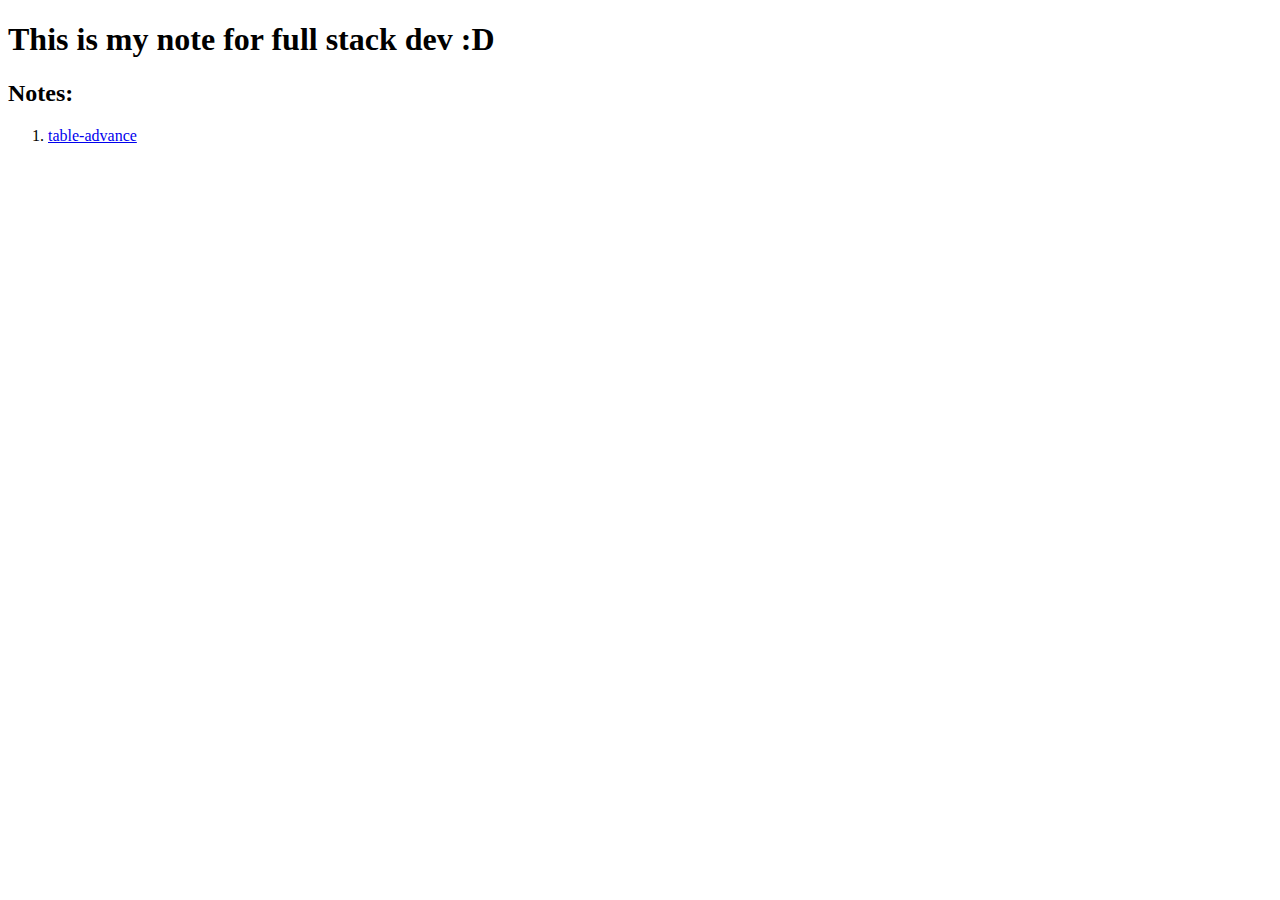
<file: index.html>
<!DOCTYPE html>
<html lang="en">
<head>
    <meta charset="UTF-8">
    <meta name="viewport" content="width=device-width, initial-scale=1.0">
    <title>Main Page</title>
</head>
<body>
    <section class ="intro">
        <h1>This is my note for full stack dev :D </h1>
    </section>
    <section>
        <h2>Notes:</h2>
        <ol> 
            <li><a href="table-advance.html">table-advance</a></li>
        </ol>
    </section>
</body>
</html>
</file>
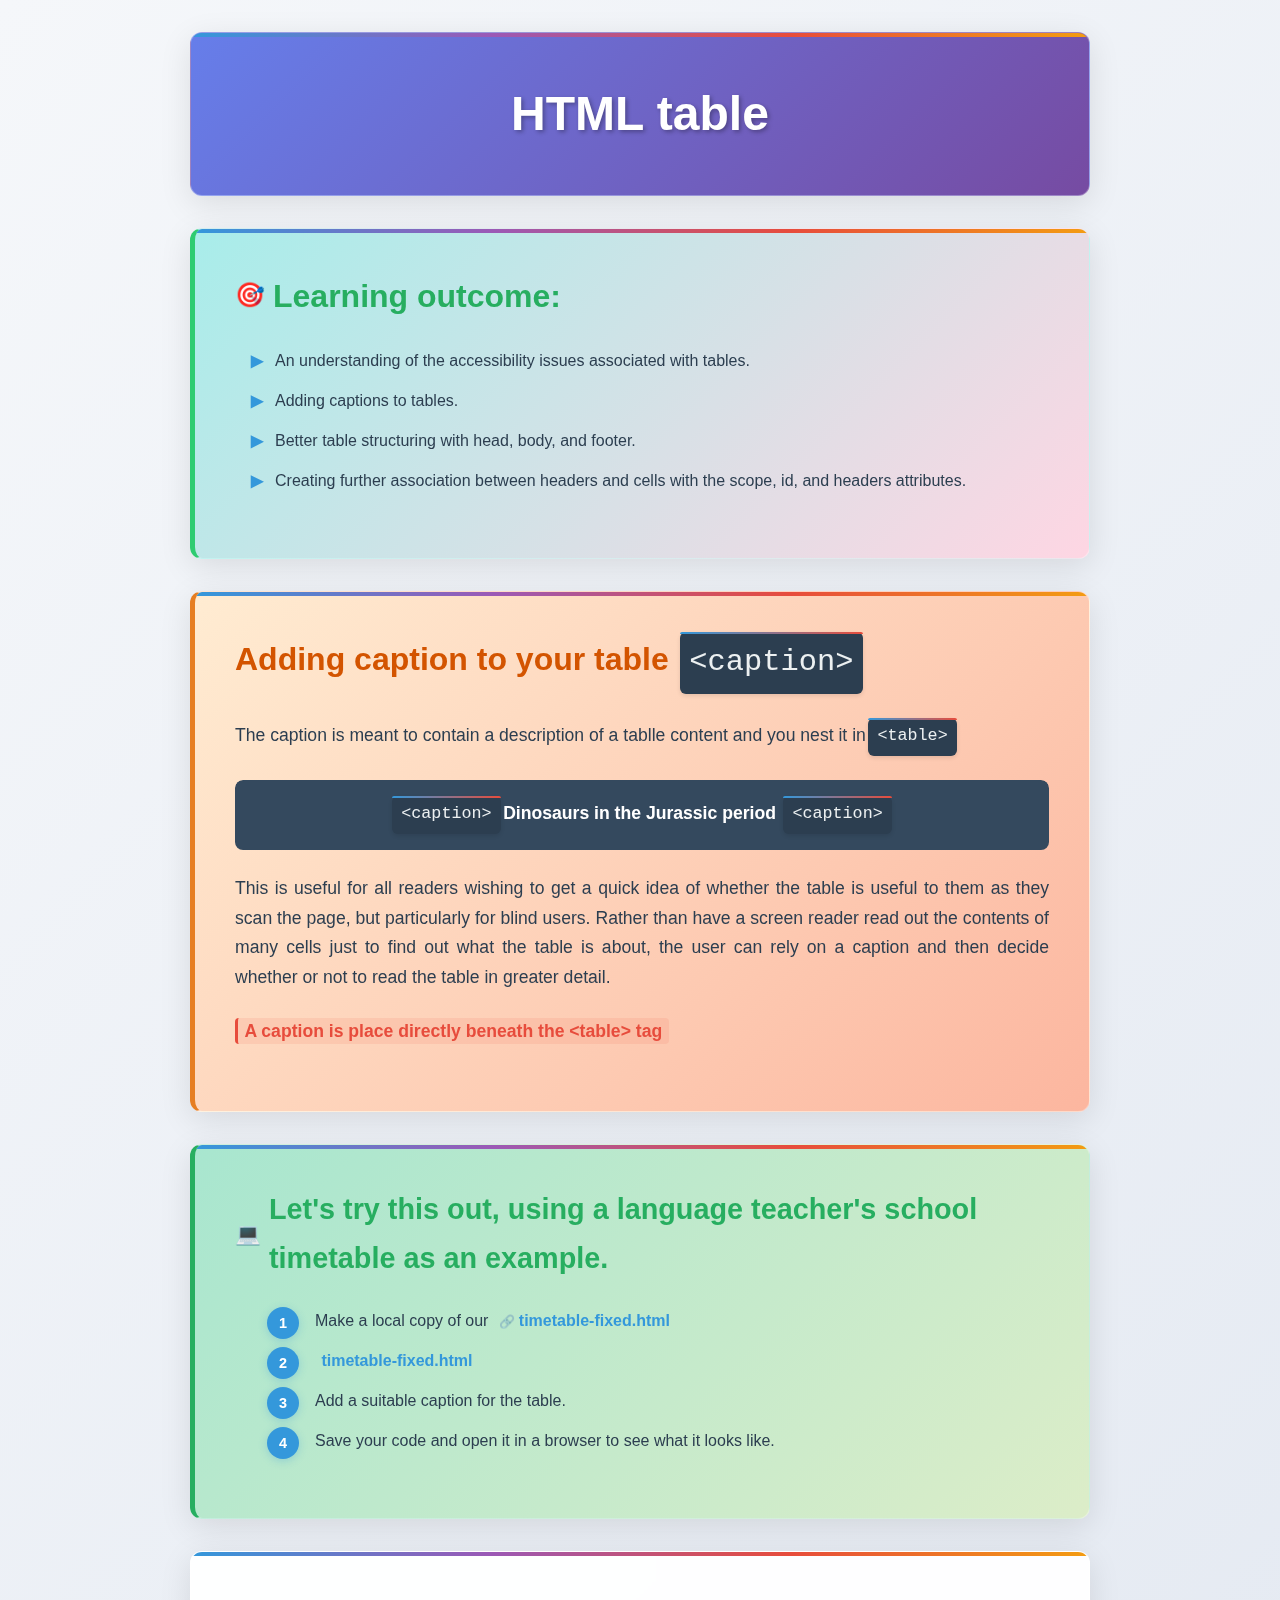
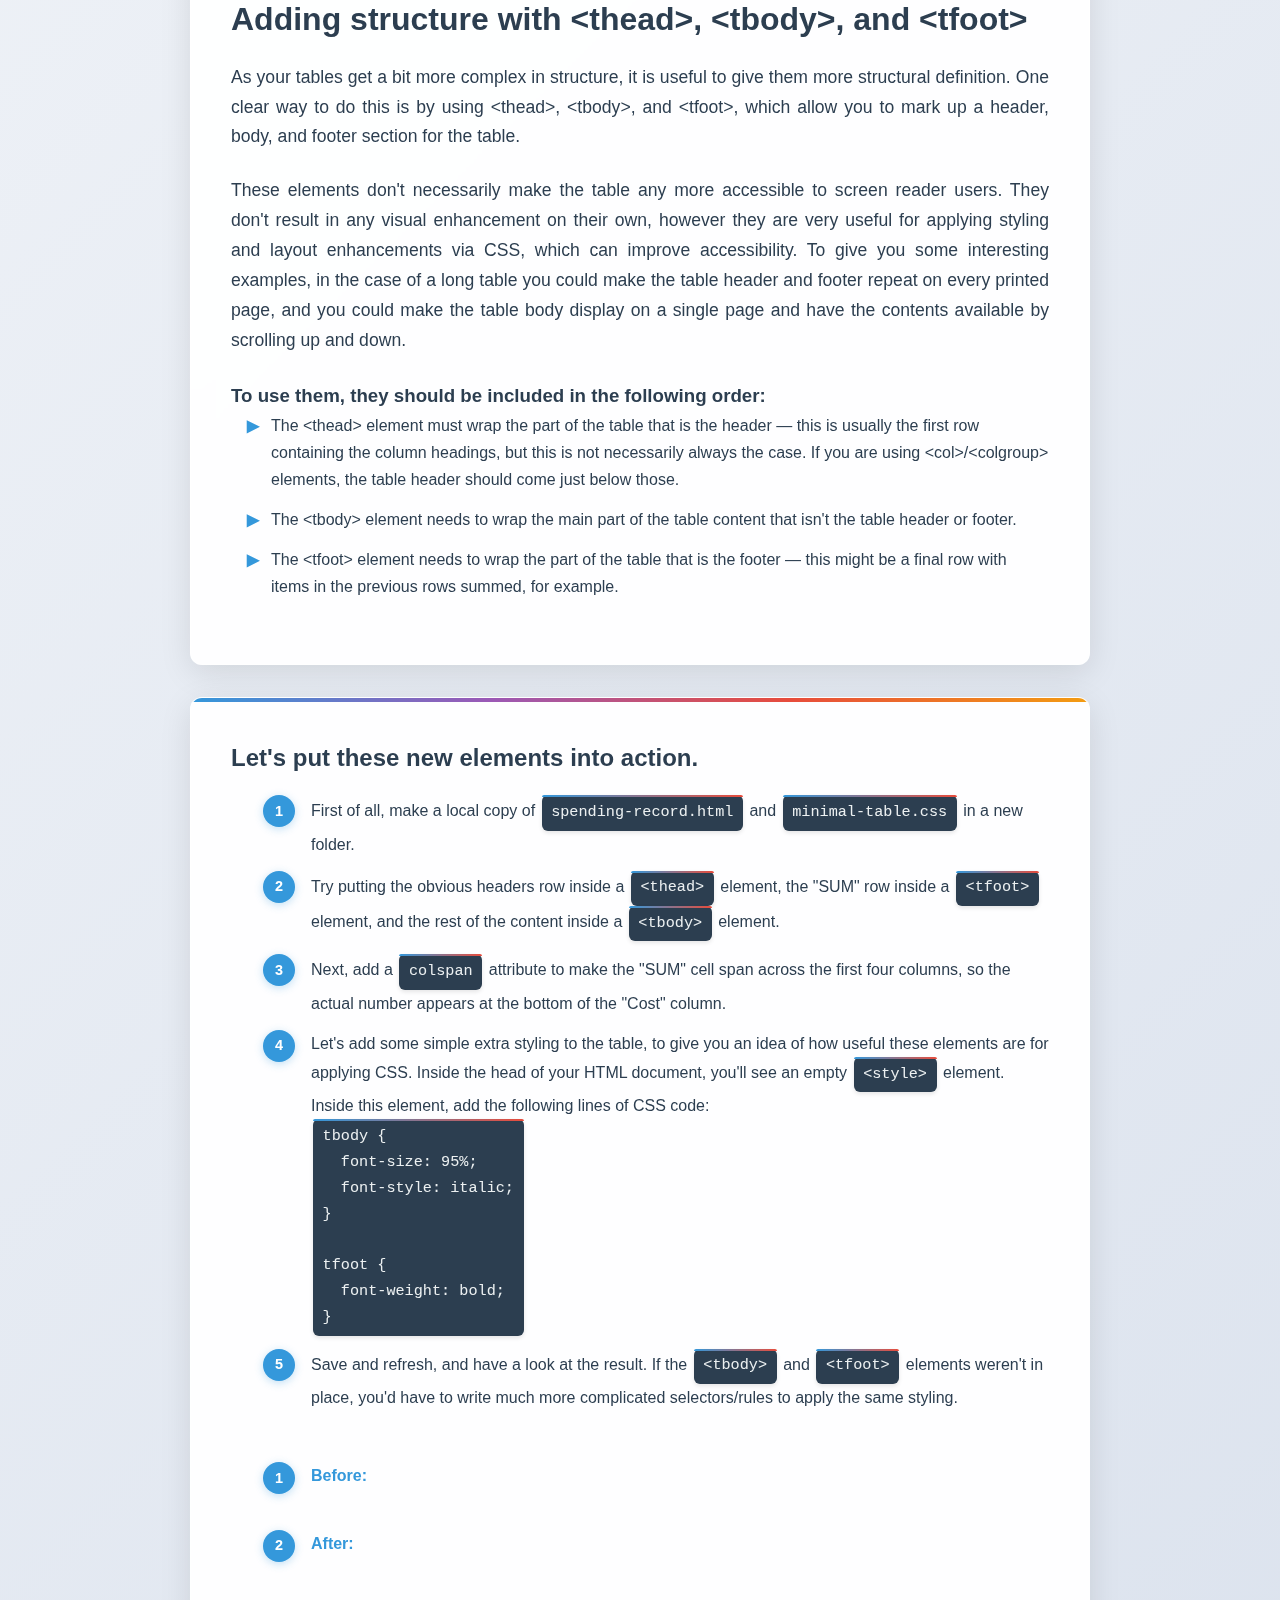
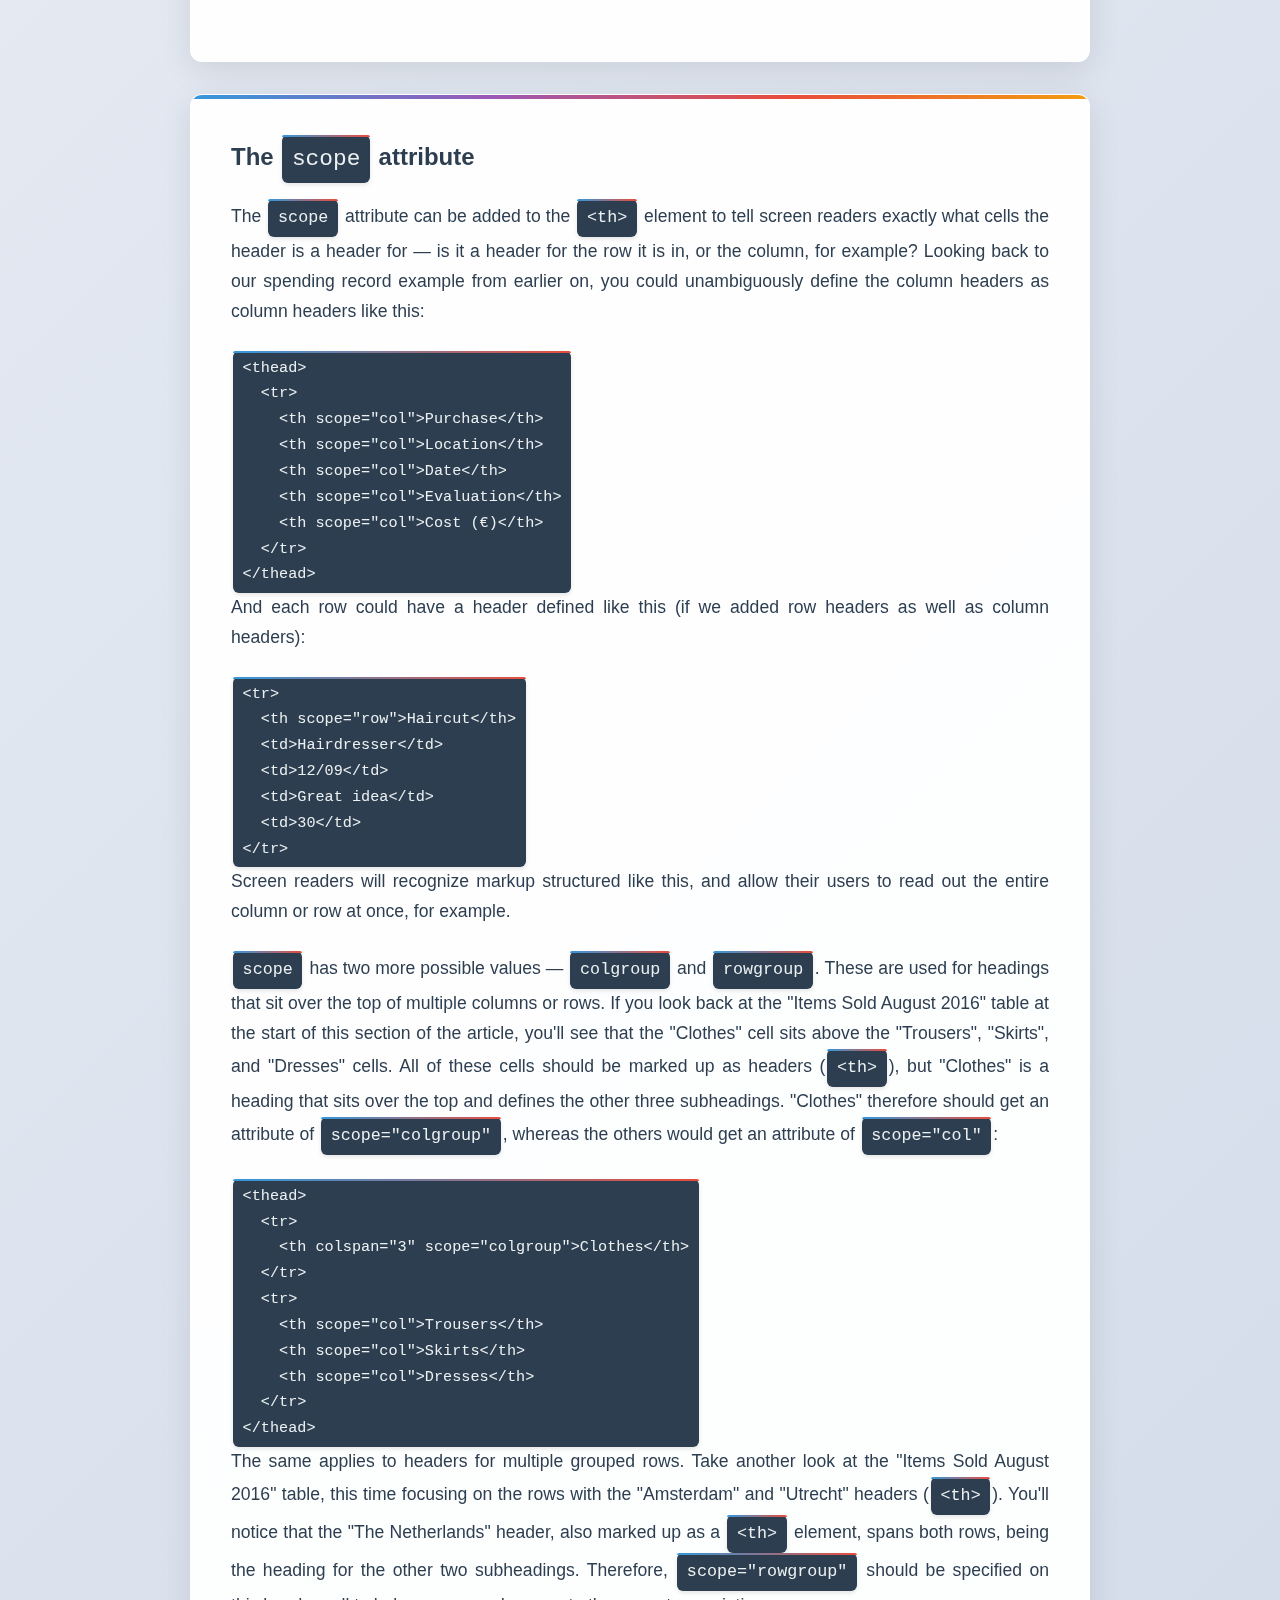
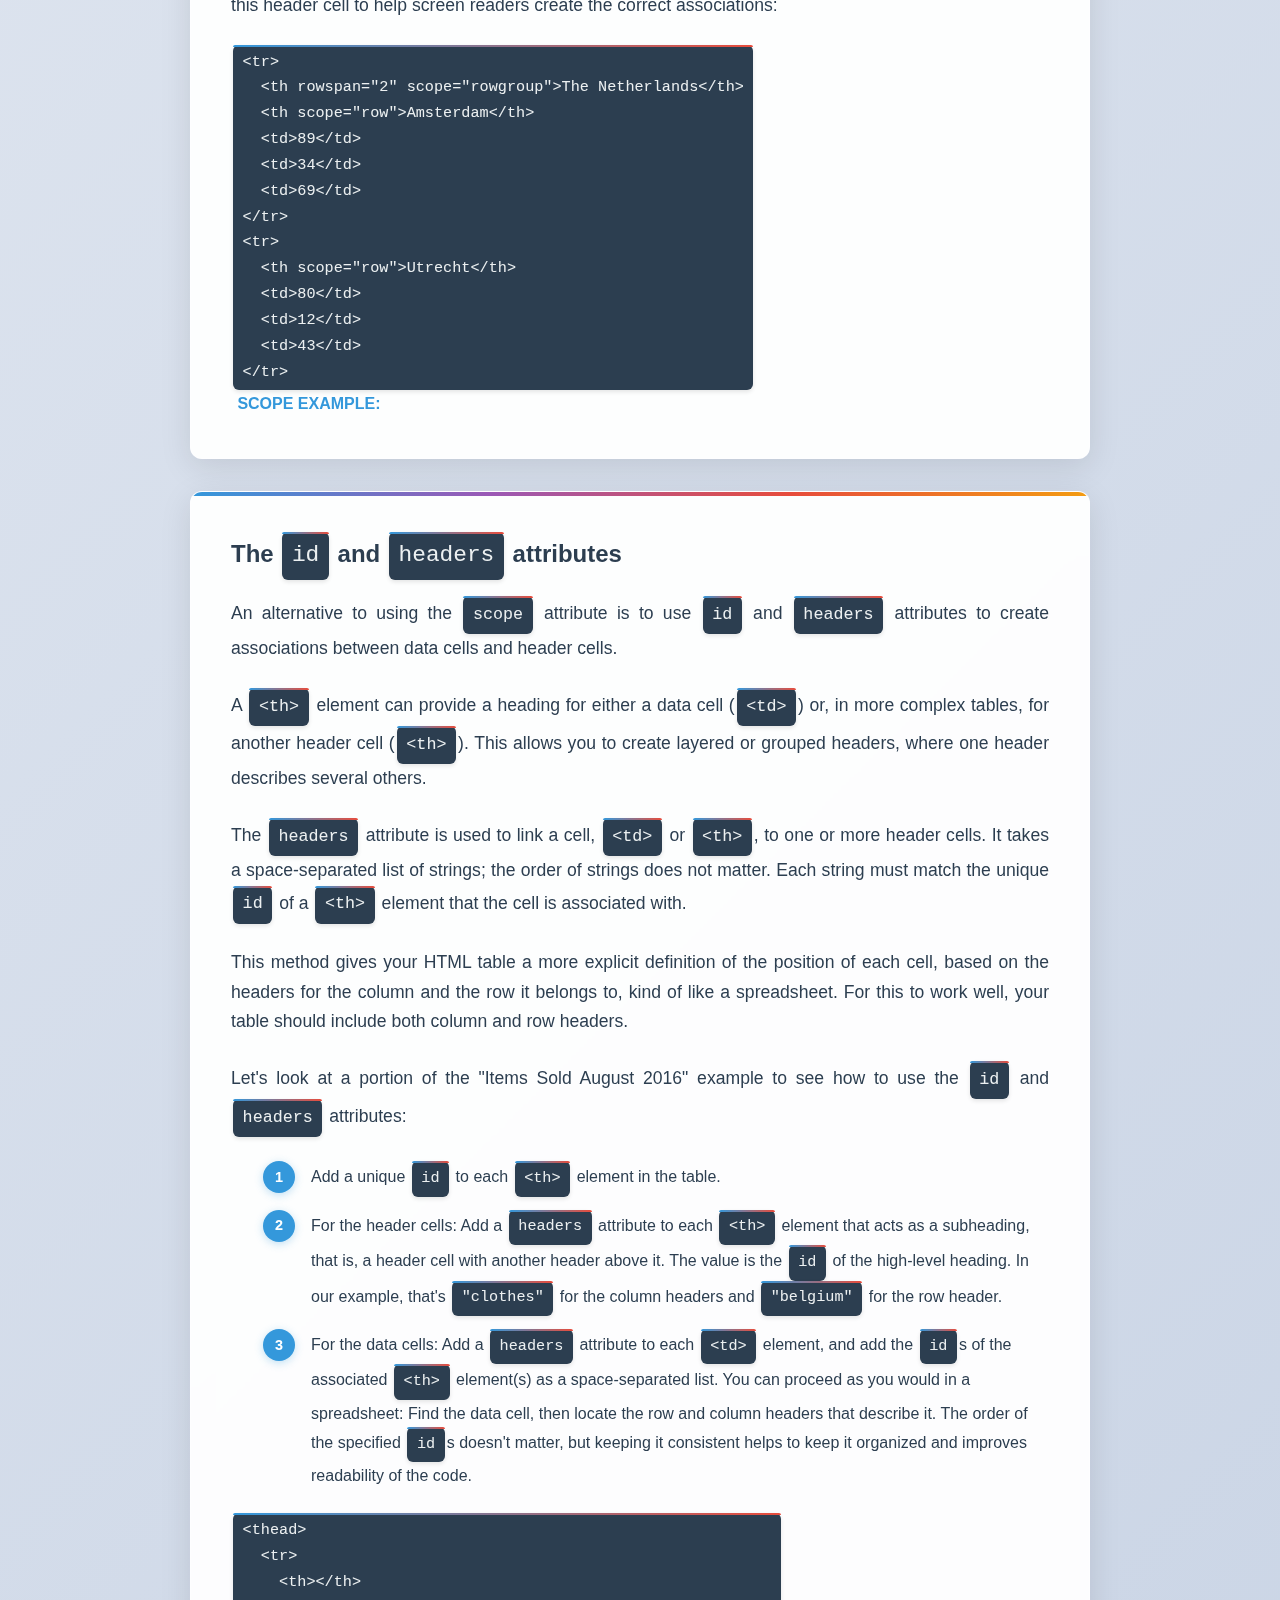
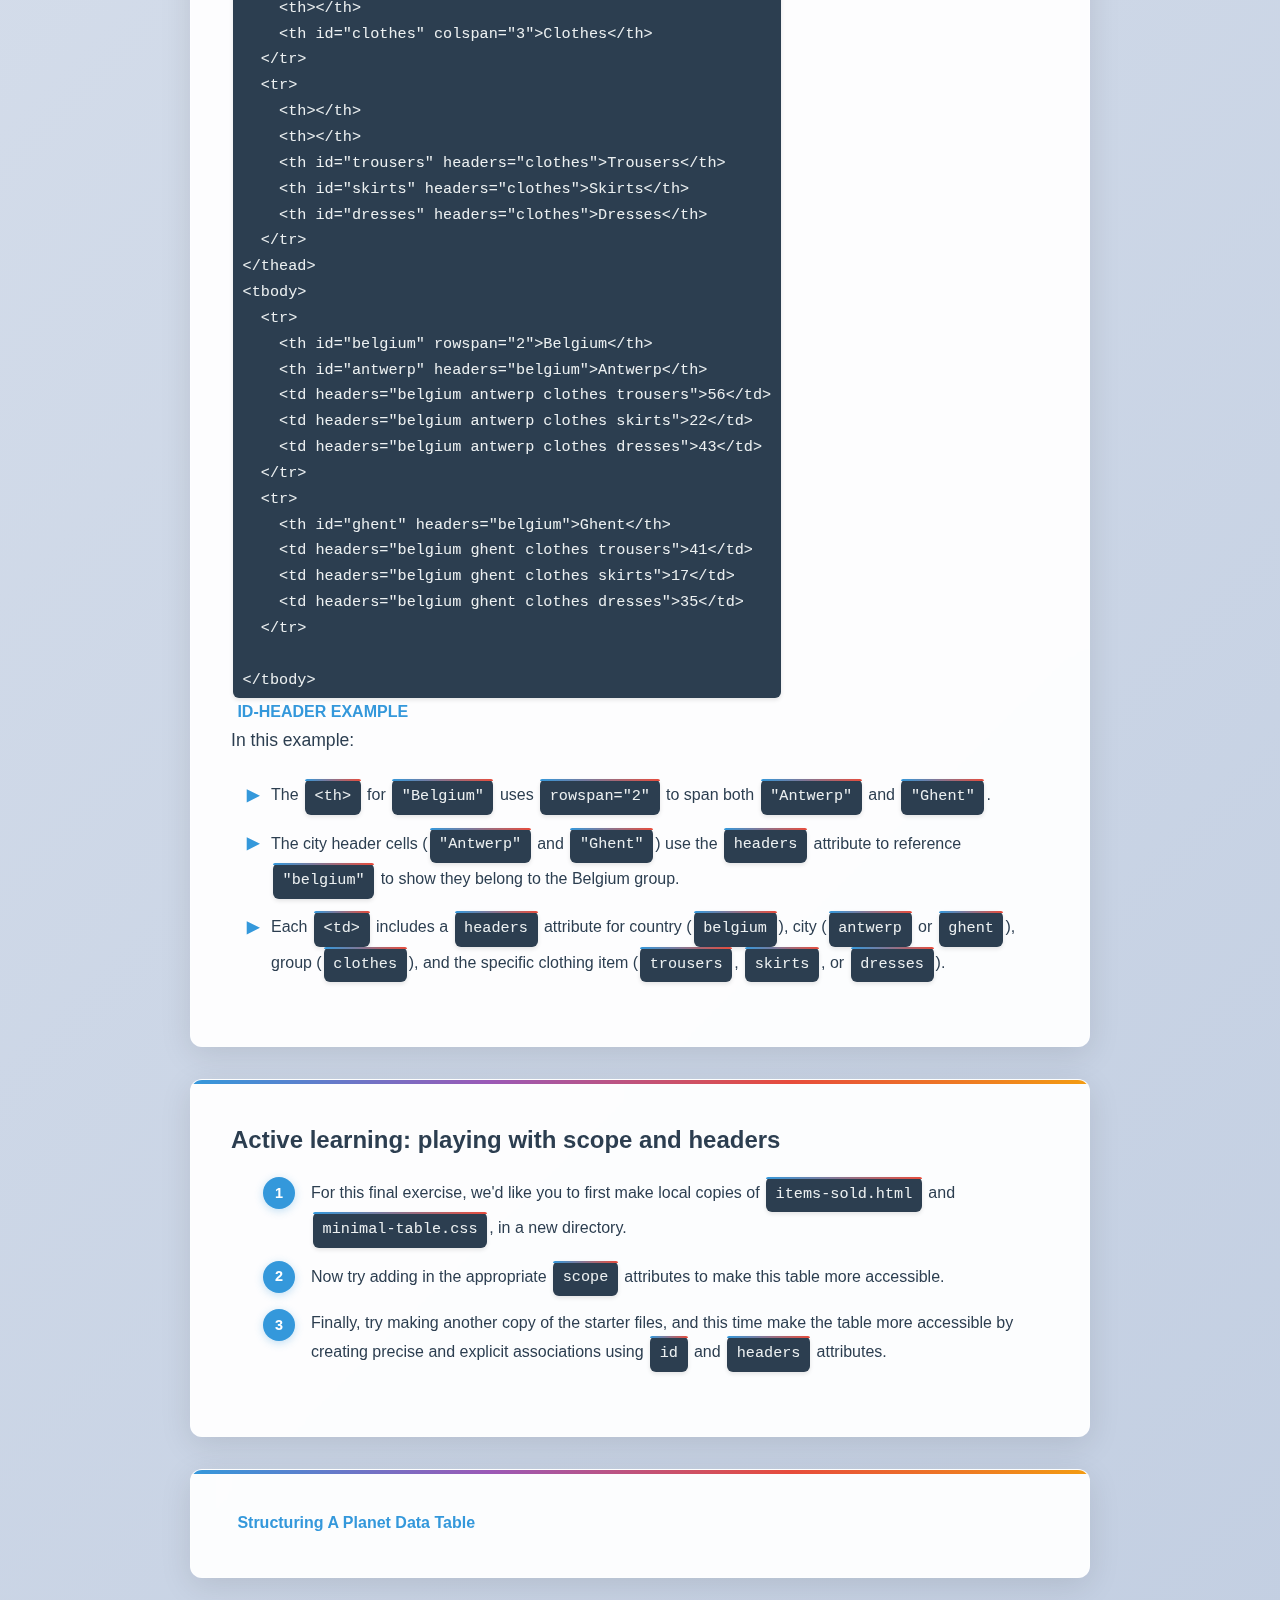
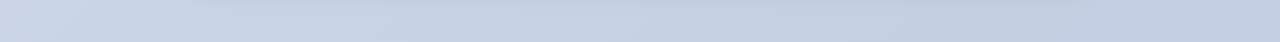
<file: table-advance/table-advance.html>
<!DOCTYPE html>
<html lang="en">

<head>
    <meta charset="UTF-8">
    <meta name="viewport" content="width=device-width, initial-scale=1.0">
    <title>Table Advance</title>
    <link rel="stylesheet" href="style.css">
</head>

<body>
    <section class="intro">
        <h1>HTML table </h1>
    </section>
    <section class="learning-outcome">
        <h1>Learning outcome:</h1>
        <ul>
            <li> An understanding of the accessibility issues associated with tables.</li>
            <li> Adding captions to tables.</li>
            <li> Better table structuring with head, body, and footer.</li>
            <li> Creating further association between headers and cells with the scope, id, and headers attributes.</li>
        </ul>
    </section>
    <section class="caption">
        <h1>Adding caption to your table <code>&lt;caption&gt;</code></h1>
        <p>The caption is meant to contain a description of a tablle content and you nest it
            in<code>&lt;table&gt;</code></p>
        <table>
            <caption>
                <code>&lt;caption&gt;</code>Dinosaurs in the Jurassic period <code>&lt;caption&gt;</code>
            </caption>
        </table>
        <p>This is useful for all readers wishing to get a quick idea of whether the table is useful to them as they
            scan the page, but particularly for blind users. Rather than have a screen reader read out the contents of
            many cells just to find out what the table is about, the user can rely on a caption and then decide whether
            or not to read the table in greater detail.</p>
        <p><strong>A caption is place directly beneath the &lt;table&gt; tag </strong></p>
    </section>
    <section class="al-adding-caption">
        <h2>Let's try this out, using a language teacher's school timetable as an example.</h2>
        <ol>
            <li>
                Make a local copy of our <a
                    href="https://github.com/mdn/learning-area/blob/main/html/tables/basic/timetable-fixed.html"
                    target="_blank" rel="noopener noreferrer">timetable-fixed.html</a>
            </li>
            <li><a href="./time-table-example/timetable-fixed.html">timetable-fixed.html</a></li>
            <li>
                Add a suitable caption for the table.
            </li>
            <li>
                Save your code and open it in a browser to see what it looks like.
            </li>
        </ol>
    </section>
    <section class="adding-structure">
        <h1>Adding structure with &lt;thead&gt;, &lt;tbody&gt;, and &lt;tfoot&gt;</h1>
        <p>As your tables get a bit more complex in structure, it is useful to give them more structural definition. One
            clear way to do this is by using &lt;thead&gt;, &lt;tbody&gt;, and &lt;tfoot&gt;, which allow you to mark up
            a header, body, and footer section for the table.</p>
        <p>These elements don't necessarily make the table any more accessible to screen reader users. They don't result
            in any visual enhancement on their own, however they are very useful for applying styling and layout
            enhancements via CSS, which can improve accessibility. To give you some interesting examples, in the case of
            a long table you could make the table header and footer repeat on every printed page, and you could make the
            table body display on a single page and have the contents available by scrolling up and down.</p>
        <h3>To use them, they should be included in the following order:</h3>
        <ul>
            <li>The &lt;thead&gt; element must wrap the part of the table that is the header — this is usually the first
                row containing the column headings, but this is not necessarily always the case. If you are using
                &lt;col&gt;/&lt;colgroup&gt; elements, the table header should come just below those.</li>
            <li>The &lt;tbody&gt; element needs to wrap the main part of the table content that isn't the table header
                or footer.</li>
            <li>The &lt;tfoot&gt; element needs to wrap the part of the table that is the footer — this might be a final
                row with items in the previous rows summed, for example.</li>
        </ul>
    </section>

    <section class="activity">
        <h2>Let's put these new elements into action.</h2>
        <ol>
            <li>First of all, make a local copy of <code>spending-record.html</code> and <code>minimal-table.css</code>
                in a new folder.</li>

            <li>Try putting the obvious headers row inside a <code>&lt;thead&gt;</code> element, the "SUM" row inside a
                <code>&lt;tfoot&gt;</code> element, and the rest of the content inside a <code>&lt;tbody&gt;</code>
                element.
            </li>

            <li>Next, add a <code>colspan</code> attribute to make the "SUM" cell span across the first four columns, so
                the actual number appears at the bottom of the "Cost" column.</li>

            <li>Let's add some simple extra styling to the table, to give you an idea of how useful these elements are
                for applying CSS. Inside the head of your HTML document, you'll see an empty <code>&lt;style&gt;</code>
                element. Inside this element, add the following lines of CSS code:
                <pre><code>tbody {
  font-size: 95%;
  font-style: italic;
}

tfoot {
  font-weight: bold;
}</code></pre>
            </li>

            <li>Save and refresh, and have a look at the result. If the <code>&lt;tbody&gt;</code> and
                <code>&lt;tfoot&gt;</code> elements weren't in place, you'd have to write much more complicated
                selectors/rules to apply the same styling.
            </li>
        </ol>
        <ol>
            <a href="./adding-structure-example/spending-rec-prev.html">
                <li>Before:</li>
            </a>
            <a href="./adding-structure-example/spending-record.html">
                <li>After:</li>
            </a>
        </ol>
    </section>
    <section class="scope-attribute">
        <h2>The <code>scope</code> attribute</h2>

        <p>The <code>scope</code> attribute can be added to the <code>&lt;th&gt;</code> element to tell screen readers
            exactly what cells the header is a header for — is it a header for the row it is in, or the column, for
            example? Looking back to our spending record example from earlier on, you could unambiguously define the
            column headers as column headers like this:</p>

        <pre><code>&lt;thead&gt;
  &lt;tr&gt;
    &lt;th scope="col"&gt;Purchase&lt;/th&gt;
    &lt;th scope="col"&gt;Location&lt;/th&gt;
    &lt;th scope="col"&gt;Date&lt;/th&gt;
    &lt;th scope="col"&gt;Evaluation&lt;/th&gt;
    &lt;th scope="col"&gt;Cost (€)&lt;/th&gt;
  &lt;/tr&gt;
&lt;/thead&gt;</code></pre>

        <p>And each row could have a header defined like this (if we added row headers as well as column headers):</p>

        <pre><code>&lt;tr&gt;
  &lt;th scope="row"&gt;Haircut&lt;/th&gt;
  &lt;td&gt;Hairdresser&lt;/td&gt;
  &lt;td&gt;12/09&lt;/td&gt;
  &lt;td&gt;Great idea&lt;/td&gt;
  &lt;td&gt;30&lt;/td&gt;
&lt;/tr&gt;</code></pre>

        <p>Screen readers will recognize markup structured like this, and allow their users to read out the entire
            column or row at once, for example.</p>

        <p><code>scope</code> has two more possible values — <code>colgroup</code> and <code>rowgroup</code>. These are
            used for headings that sit over the top of multiple columns or rows. If you look back at the "Items Sold
            August 2016" table at the start of this section of the article, you'll see that the "Clothes" cell sits
            above the "Trousers", "Skirts", and "Dresses" cells. All of these cells should be marked up as headers
            (<code>&lt;th&gt;</code>), but "Clothes" is a heading that sits over the top and defines the other three
            subheadings. "Clothes" therefore should get an attribute of <code>scope="colgroup"</code>, whereas the
            others would get an attribute of <code>scope="col"</code>:</p>

        <pre><code>&lt;thead&gt;
  &lt;tr&gt;
    &lt;th colspan="3" scope="colgroup"&gt;Clothes&lt;/th&gt;
  &lt;/tr&gt;
  &lt;tr&gt;
    &lt;th scope="col"&gt;Trousers&lt;/th&gt;
    &lt;th scope="col"&gt;Skirts&lt;/th&gt;
    &lt;th scope="col"&gt;Dresses&lt;/th&gt;
  &lt;/tr&gt;
&lt;/thead&gt;</code></pre>

        <p>The same applies to headers for multiple grouped rows. Take another look at the "Items Sold August 2016"
            table, this time focusing on the rows with the "Amsterdam" and "Utrecht" headers (<code>&lt;th&gt;</code>).
            You'll notice that the "The Netherlands" header, also marked up as a <code>&lt;th&gt;</code> element, spans
            both rows, being the heading for the other two subheadings. Therefore, <code>scope="rowgroup"</code> should
            be specified on this header cell to help screen readers create the correct associations:</p>

        <pre><code>&lt;tr&gt;
  &lt;th rowspan="2" scope="rowgroup"&gt;The Netherlands&lt;/th&gt;
  &lt;th scope="row"&gt;Amsterdam&lt;/th&gt;
  &lt;td&gt;89&lt;/td&gt;
  &lt;td&gt;34&lt;/td&gt;
  &lt;td&gt;69&lt;/td&gt;
&lt;/tr&gt;
&lt;tr&gt;
  &lt;th scope="row"&gt;Utrecht&lt;/th&gt;
  &lt;td&gt;80&lt;/td&gt;
  &lt;td&gt;12&lt;/td&gt;
  &lt;td&gt;43&lt;/td&gt;
&lt;/tr&gt;</code></pre>

        <a href="./scope-example/scope.html">SCOPE EXAMPLE: </a>
    </section>
    <section class="id-headers-attributes">
        <h2>The <code>id</code> and <code>headers</code> attributes</h2>

        <p>An alternative to using the <code>scope</code> attribute is to use <code>id</code> and <code>headers</code>
            attributes to create associations between data cells and header cells.</p>

        <p>A <code>&lt;th&gt;</code> element can provide a heading for either a data cell (<code>&lt;td&gt;</code>) or,
            in more complex tables, for another header cell (<code>&lt;th&gt;</code>). This allows you to create layered
            or grouped headers, where one header describes several others.</p>

        <p>The <code>headers</code> attribute is used to link a cell, <code>&lt;td&gt;</code> or
            <code>&lt;th&gt;</code>, to one or more header cells. It takes a space-separated list of strings; the order
            of strings does not matter. Each string must match the unique <code>id</code> of a <code>&lt;th&gt;</code>
            element that the cell is associated with.
        </p>

        <p>This method gives your HTML table a more explicit definition of the position of each cell, based on the
            headers for the column and the row it belongs to, kind of like a spreadsheet. For this to work well, your
            table should include both column and row headers.</p>

        <p>Let's look at a portion of the "Items Sold August 2016" example to see how to use the <code>id</code> and
            <code>headers</code> attributes:
        </p>

        <ol>
            <li>Add a unique <code>id</code> to each <code>&lt;th&gt;</code> element in the table.</li>

            <li>For the header cells: Add a <code>headers</code> attribute to each <code>&lt;th&gt;</code> element that
                acts as a subheading, that is, a header cell with another header above it. The value is the
                <code>id</code> of the high-level heading. In our example, that's <code>"clothes"</code> for the column
                headers and <code>"belgium"</code> for the row header.
            </li>

            <li>For the data cells: Add a <code>headers</code> attribute to each <code>&lt;td&gt;</code> element, and
                add the <code>id</code>s of the associated <code>&lt;th&gt;</code> element(s) as a space-separated list.
                You can proceed as you would in a spreadsheet: Find the data cell, then locate the row and column
                headers that describe it. The order of the specified <code>id</code>s doesn't matter, but keeping it
                consistent helps to keep it organized and improves readability of the code.</li>
        </ol>

        <pre><code>&lt;thead&gt;
  &lt;tr&gt;
    &lt;th&gt;&lt;/th&gt;
    &lt;th&gt;&lt;/th&gt;
    &lt;th id="clothes" colspan="3"&gt;Clothes&lt;/th&gt;
  &lt;/tr&gt;
  &lt;tr&gt;
    &lt;th&gt;&lt;/th&gt;
    &lt;th&gt;&lt;/th&gt;
    &lt;th id="trousers" headers="clothes"&gt;Trousers&lt;/th&gt;
    &lt;th id="skirts" headers="clothes"&gt;Skirts&lt;/th&gt;
    &lt;th id="dresses" headers="clothes"&gt;Dresses&lt;/th&gt;
  &lt;/tr&gt;
&lt;/thead&gt;
&lt;tbody&gt;
  &lt;tr&gt;
    &lt;th id="belgium" rowspan="2"&gt;Belgium&lt;/th&gt;
    &lt;th id="antwerp" headers="belgium"&gt;Antwerp&lt;/th&gt;
    &lt;td headers="belgium antwerp clothes trousers"&gt;56&lt;/td&gt;
    &lt;td headers="belgium antwerp clothes skirts"&gt;22&lt;/td&gt;
    &lt;td headers="belgium antwerp clothes dresses"&gt;43&lt;/td&gt;
  &lt;/tr&gt;
  &lt;tr&gt;
    &lt;th id="ghent" headers="belgium"&gt;Ghent&lt;/th&gt;
    &lt;td headers="belgium ghent clothes trousers"&gt;41&lt;/td&gt;
    &lt;td headers="belgium ghent clothes skirts"&gt;17&lt;/td&gt;
    &lt;td headers="belgium ghent clothes dresses"&gt;35&lt;/td&gt;
  &lt;/tr&gt;
  <a href=""></a>
&lt;/tbody&gt;</code></pre>
        <a href="id-headere-example/id-header.html">ID-HEADER EXAMPLE</a>

        <p>In this example:</p>
        <ul>
            <li>The <code>&lt;th&gt;</code> for <code>"Belgium"</code> uses <code>rowspan="2"</code> to span both
                <code>"Antwerp"</code> and <code>"Ghent"</code>.
            </li>

            <li>The city header cells (<code>"Antwerp"</code> and <code>"Ghent"</code>) use the <code>headers</code>
                attribute to reference <code>"belgium"</code> to show they belong to the Belgium group.</li>

            <li>Each <code>&lt;td&gt;</code> includes a <code>headers</code> attribute for country
                (<code>belgium</code>), city (<code>antwerp</code> or <code>ghent</code>), group (<code>clothes</code>),
                and the specific clothing item (<code>trousers</code>, <code>skirts</code>, or <code>dresses</code>).
            </li>
        </ul>
    </section>
    <section class="active-learning">
        <h2>Active learning: playing with scope and headers</h2>

        <ol>
            <li>For this final exercise, we'd like you to first make local copies of <code>items-sold.html</code> and
                <code>minimal-table.css</code>, in a new directory.</li>

            <li>Now try adding in the appropriate <code>scope</code> attributes to make this table more accessible.</li>

            <li>Finally, try making another copy of the starter files, and this time make the table more accessible by
                creating precise and explicit associations using <code>id</code> and <code>headers</code> attributes.
            </li>
        </ol>
    </section>
    <section>
        <a href="structuring-planet/planet.html">Structuring A Planet Data Table</a>
    </section>
</body>

</html>
</file>
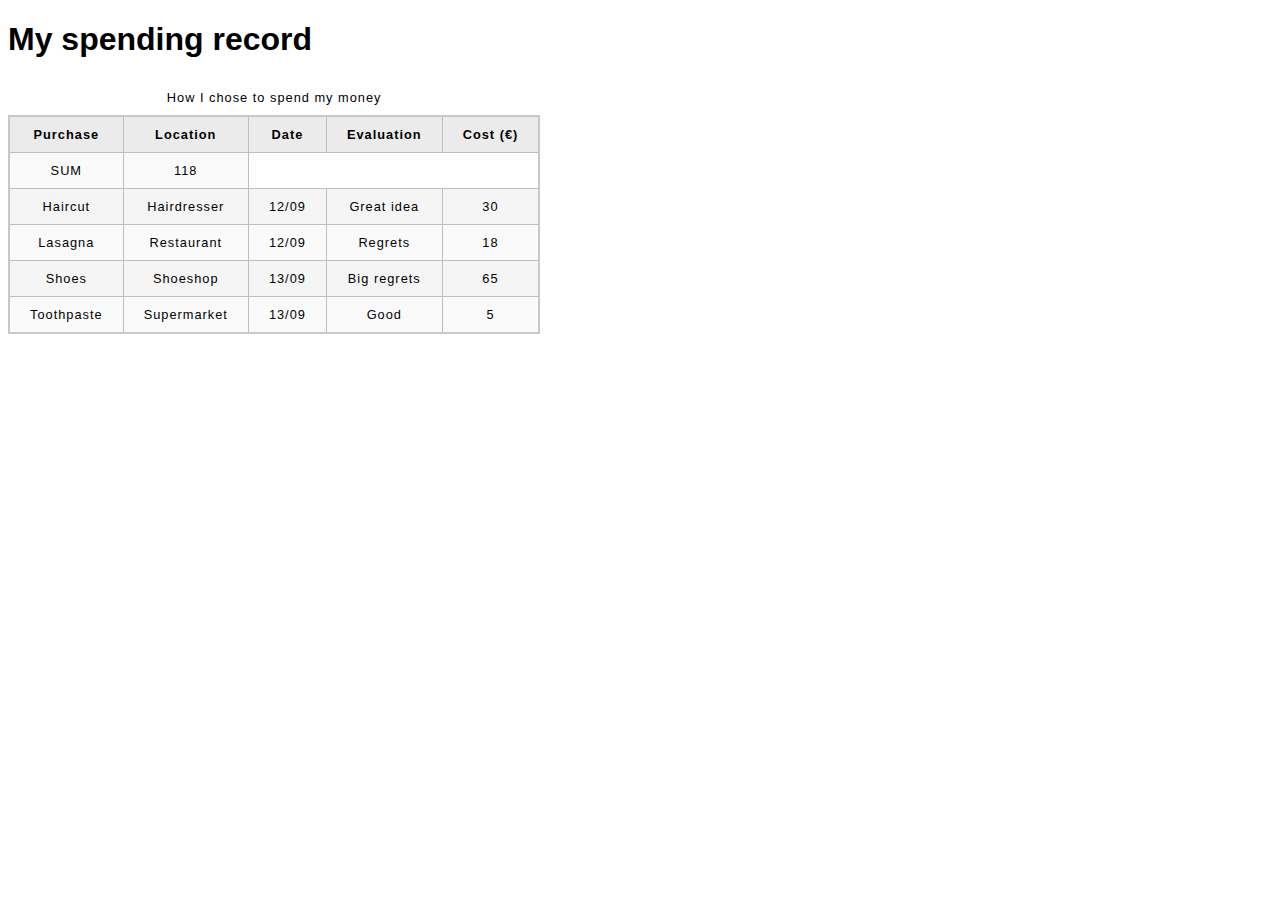
<file: table-advance/adding-structure-example/spending-rec-prev.html>
<!DOCTYPE html>
<html lang="en-US">
  <head>
    <meta charset="utf-8">
    <meta name="viewport" content="width=device-width">
    <title>My spending record</title>
    <link href="minimal-table.css" rel="stylesheet" type="text/css">
    <style>
    </style>
  </head>
  <body>
    <h1>My spending record</h1>

      <table>
        <caption>How I chose to spend my money</caption>
          <tr>
            <th>Purchase</th>
            <th>Location</th>
            <th>Date</th>
            <th>Evaluation</th>
            <th>Cost (€)</th>
          </tr>
          <tr>
            <td>SUM</td>
            <td>118</td>
          </tr>
          <tr>
            <td>Haircut</td>
            <td>Hairdresser</td>
            <td>12/09</td>
            <td>Great idea</td>
            <td>30</td>
          </tr>
          <tr>
            <td>Lasagna</td>
            <td>Restaurant</td>
            <td>12/09</td>
            <td>Regrets</td>
            <td>18</td>
          </tr>
          <tr>
            <td>Shoes</td>
            <td>Shoeshop</td>
            <td>13/09</td>
            <td>Big regrets</td>
            <td>65</td>
          </tr>
          <tr>
            <td>Toothpaste</td>
            <td>Supermarket</td>
            <td>13/09</td>
            <td>Good</td>
            <td>5</td>
          </tr>
    </table>

  </body>
</html>
</file>
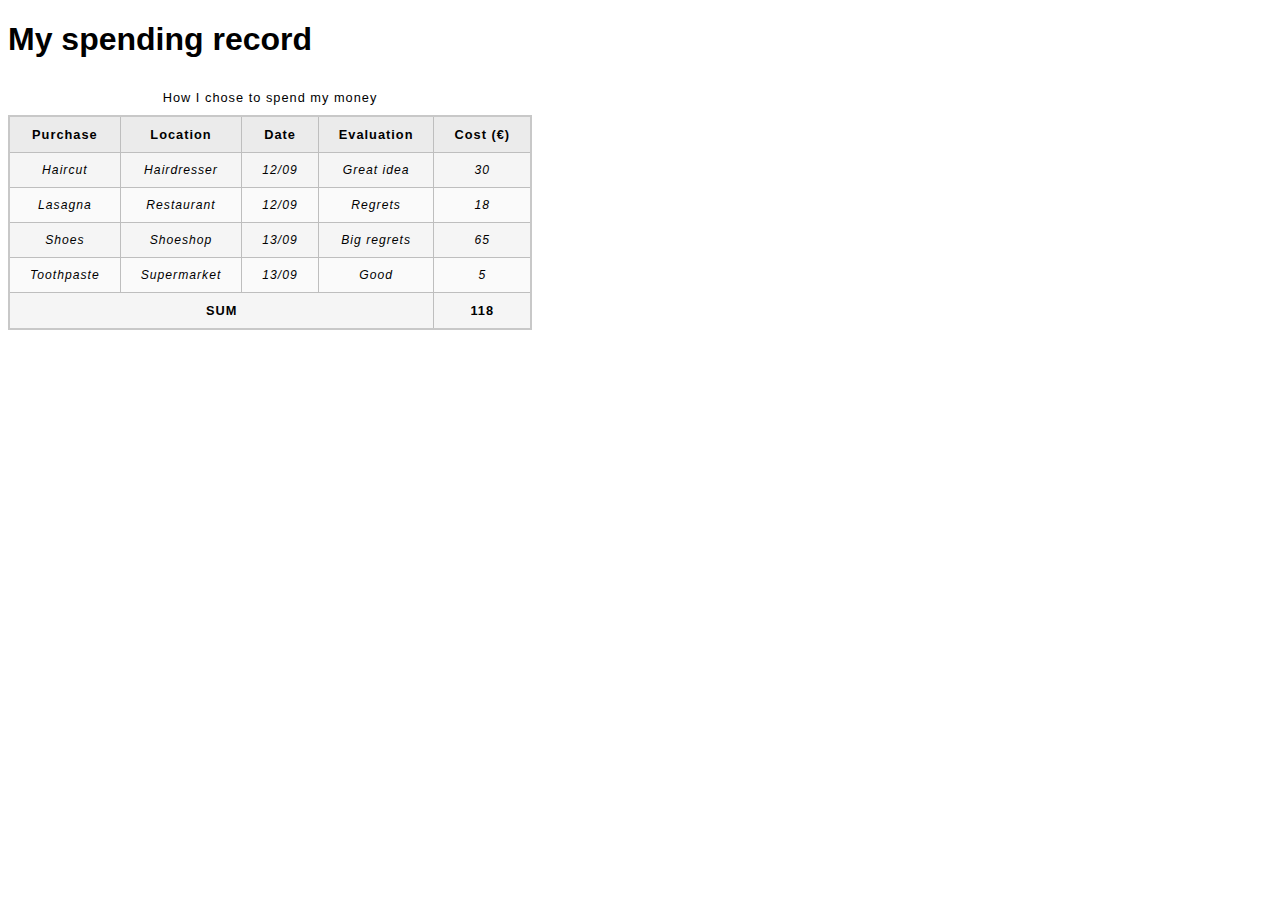
<file: table-advance/adding-structure-example/spending-record.html>
<!DOCTYPE html>
<html lang="en-US">

<head>
    <meta charset="utf-8">
    <meta name="viewport" content="width=device-width">
    <title>My spending record</title>
    <link href="minimal-table.css" rel="stylesheet" type="text/css">
    <style>
        tbody {
            font-size: 95%;
            font-style: italic;
        }

        tfoot {
            font-weight: bold;
        }
    </style>
</head>

<body>
    <h1>My spending record</h1>

    <table>
        <caption>How I chose to spend my money</caption>
        <thead>
            <tr>
                <th>Purchase</th>
                <th>Location</th>
                <th>Date</th>
                <th>Evaluation</th>
                <th>Cost (€)</th>
            </tr>
        </thead>
        <tfoot>
            <tr>
                <td colspan="4">SUM</td>
                <td>118</td>
            </tr>
        </tfoot>
        <tbody>
            <tr>
                <td>Haircut</td>
                <td>Hairdresser</td>
                <td>12/09</td>
                <td>Great idea</td>
                <td>30</td>
            </tr>
            <tr>
                <td>Lasagna</td>
                <td>Restaurant</td>
                <td>12/09</td>
                <td>Regrets</td>
                <td>18</td>
            </tr>
            <tr>
                <td>Shoes</td>
                <td>Shoeshop</td>
                <td>13/09</td>
                <td>Big regrets</td>
                <td>65</td>
            </tr>
            <tr>
                <td>Toothpaste</td>
                <td>Supermarket</td>
                <td>13/09</td>
                <td>Good</td>
                <td>5</td>
            </tr>
        </tbody>
    </table>

</body>

</html>
</file>
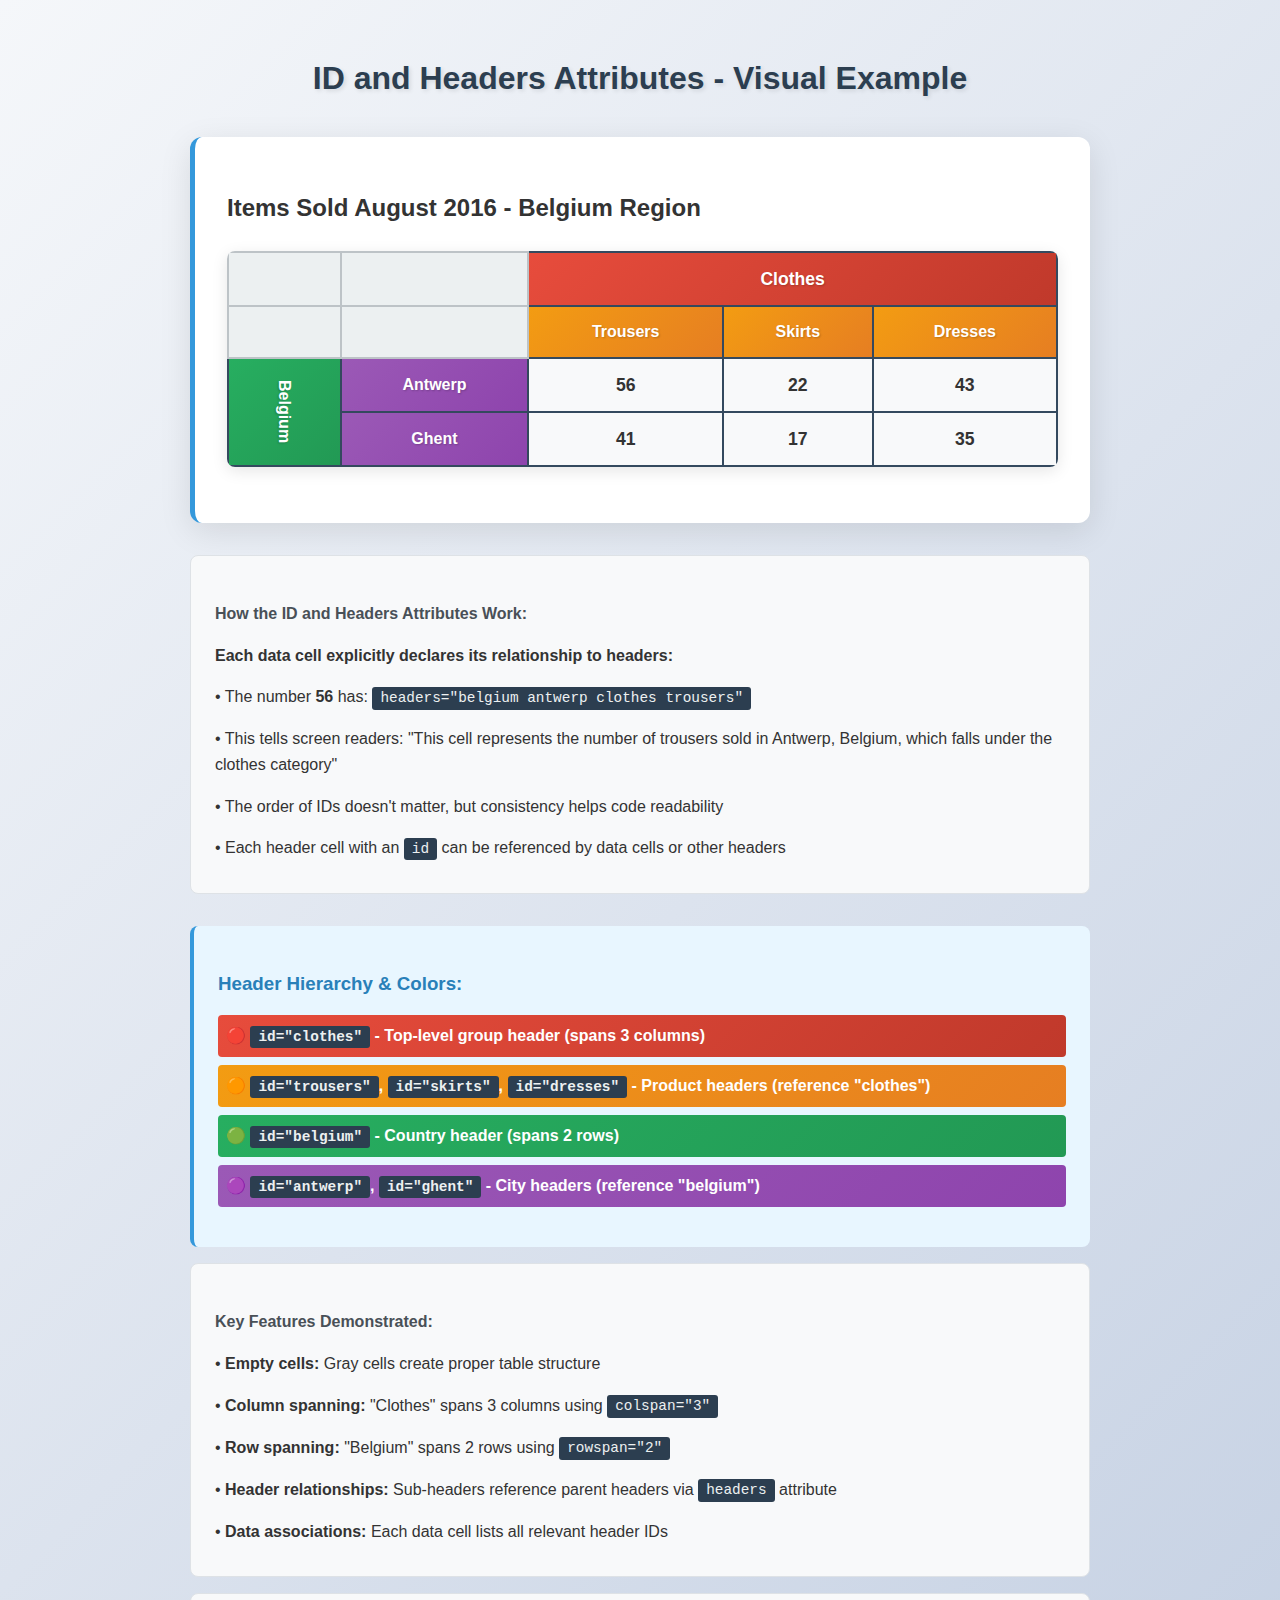
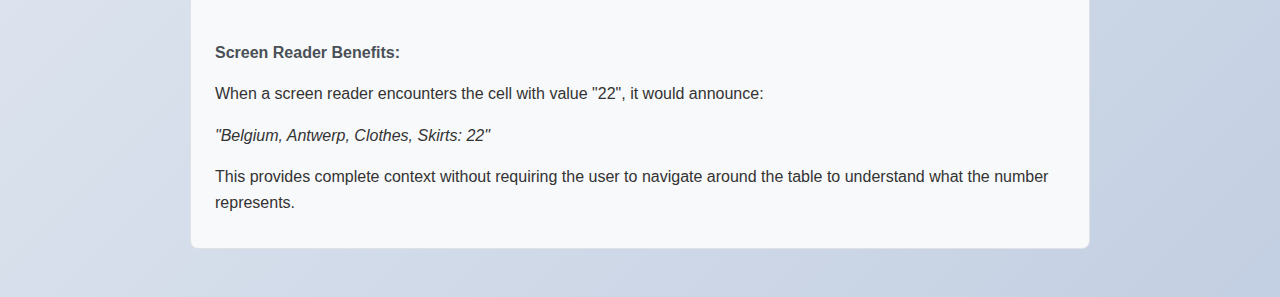
<file: table-advance/id-headere-example/id-header.html>
<!DOCTYPE html>
<html lang="en">
<head>
    <meta charset="UTF-8">
    <meta name="viewport" content="width=device-width, initial-scale=1.0">
    <title>ID and Headers Attributes Example</title>
    <style>
        body {
            font-family: 'Segoe UI', Tahoma, Geneva, Verdana, sans-serif;
            line-height: 1.6;
            max-width: 900px;
            margin: 0 auto;
            padding: 2rem;
            background: linear-gradient(135deg, #f5f7fa 0%, #c3cfe2 100%);
            color: #333;
        }

        h1 {
            text-align: center;
            color: #2c3e50;
            margin-bottom: 2rem;
            text-shadow: 2px 2px 4px rgba(0,0,0,0.1);
        }

        .example {
            background: white;
            padding: 2rem;
            border-radius: 12px;
            box-shadow: 0 8px 32px rgba(0,0,0,0.1);
            border-left: 5px solid #3498db;
            margin-bottom: 2rem;
        }

        table {
            width: 100%;
            border-collapse: collapse;
            margin: 1.5rem 0;
            background: white;
            border-radius: 8px;
            overflow: hidden;
            box-shadow: 0 4px 16px rgba(0,0,0,0.1);
        }

        th, td {
            padding: 12px 15px;
            text-align: center;
            border: 2px solid #34495e;
            position: relative;
        }

        th {
            background: linear-gradient(135deg, #3498db, #2980b9);
            color: white;
            font-weight: 600;
            text-shadow: 1px 1px 2px rgba(0,0,0,0.2);
        }

        /* Different colors for different header types */
        th[id="clothes"] {
            background: linear-gradient(135deg, #e74c3c, #c0392b);
            font-size: 1.1em;
            font-weight: bold;
        }

        th[id="trousers"], th[id="skirts"], th[id="dresses"] {
            background: linear-gradient(135deg, #f39c12, #e67e22);
        }

        th[id="belgium"] {
            background: linear-gradient(135deg, #27ae60, #229954);
            writing-mode: vertical-lr;
            text-orientation: mixed;
        }

        th[id="antwerp"], th[id="ghent"] {
            background: linear-gradient(135deg, #9b59b6, #8e44ad);
        }

        td {
            background: #f8f9fa;
            font-weight: 600;
            font-size: 1.1em;
        }

        tr:hover td {
            background: #fff3cd;
            transform: scale(1.02);
            transition: all 0.2s ease;
        }

        /* Empty cells styling */
        th:empty {
            background: #ecf0f1;
            border: 2px solid #bdc3c7;
        }

        .legend {
            background: #e8f6ff;
            padding: 1.5rem;
            border-radius: 8px;
            border-left: 4px solid #3498db;
            margin-top: 2rem;
        }

        .legend h3 {
            color: #2980b9;
            margin-bottom: 1rem;
        }

        .legend ul {
            list-style: none;
            padding: 0;
        }

        .legend li {
            margin: 0.5rem 0;
            padding: 0.5rem;
            border-radius: 4px;
            font-weight: 600;
        }

        .legend .red { background: linear-gradient(135deg, #e74c3c, #c0392b); color: white; }
        .legend .orange { background: linear-gradient(135deg, #f39c12, #e67e22); color: white; }
        .legend .green { background: linear-gradient(135deg, #27ae60, #229954); color: white; }
        .legend .purple { background: linear-gradient(135deg, #9b59b6, #8e44ad); color: white; }

        .code-display {
            background: #2c3e50;
            color: #ecf0f1;
            padding: 0.2rem 0.5rem;
            border-radius: 3px;
            font-family: 'Courier New', monospace;
            font-size: 0.9em;
        }

        .explanation {
            background: #f8f9fa;
            padding: 1.5rem;
            border-radius: 8px;
            border: 1px solid #dee2e6;
            margin: 1rem 0;
        }

        .explanation h4 {
            color: #495057;
            margin-bottom: 1rem;
        }

        .explanation p {
            margin-bottom: 0.5rem;
        }
    </style>
</head>
<body>
    <h1>ID and Headers Attributes - Visual Example</h1>

    <div class="example">
        <h2>Items Sold August 2016 - Belgium Region</h2>
        
        <table>
            <thead>
                <tr>
                    <th></th>
                    <th></th>
                    <th id="clothes" colspan="3">Clothes</th>
                </tr>
                <tr>
                    <th></th>
                    <th></th>
                    <th id="trousers" headers="clothes">Trousers</th>
                    <th id="skirts" headers="clothes">Skirts</th>
                    <th id="dresses" headers="clothes">Dresses</th>
                </tr>
            </thead>
            <tbody>
                <tr>
                    <th id="belgium" rowspan="2">Belgium</th>
                    <th id="antwerp" headers="belgium">Antwerp</th>
                    <td headers="belgium antwerp clothes trousers">56</td>
                    <td headers="belgium antwerp clothes skirts">22</td>
                    <td headers="belgium antwerp clothes dresses">43</td>
                </tr>
                <tr>
                    <th id="ghent" headers="belgium">Ghent</th>
                    <td headers="belgium ghent clothes trousers">41</td>
                    <td headers="belgium ghent clothes skirts">17</td>
                    <td headers="belgium ghent clothes dresses">35</td>
                </tr>
            </tbody>
        </table>
    </div>

    <div class="explanation">
        <h4>How the ID and Headers Attributes Work:</h4>
        <p><strong>Each data cell explicitly declares its relationship to headers:</strong></p>
        <p>• The number <strong>56</strong> has: <span class="code-display">headers="belgium antwerp clothes trousers"</span></p>
        <p>• This tells screen readers: "This cell represents the number of trousers sold in Antwerp, Belgium, which falls under the clothes category"</p>
        <p>• The order of IDs doesn't matter, but consistency helps code readability</p>
        <p>• Each header cell with an <span class="code-display">id</span> can be referenced by data cells or other headers</p>
    </div>

    <div class="legend">
        <h3>Header Hierarchy & Colors:</h3>
        <ul>
            <li class="red">🔴 <span class="code-display">id="clothes"</span> - Top-level group header (spans 3 columns)</li>
            <li class="orange">🟠 <span class="code-display">id="trousers"</span>, <span class="code-display">id="skirts"</span>, <span class="code-display">id="dresses"</span> - Product headers (reference "clothes")</li>
            <li class="green">🟢 <span class="code-display">id="belgium"</span> - Country header (spans 2 rows)</li>
            <li class="purple">🟣 <span class="code-display">id="antwerp"</span>, <span class="code-display">id="ghent"</span> - City headers (reference "belgium")</li>
        </ul>
    </div>

    <div class="explanation">
        <h4>Key Features Demonstrated:</h4>
        <p>• <strong>Empty cells:</strong> Gray cells create proper table structure</p>
        <p>• <strong>Column spanning:</strong> "Clothes" spans 3 columns using <span class="code-display">colspan="3"</span></p>
        <p>• <strong>Row spanning:</strong> "Belgium" spans 2 rows using <span class="code-display">rowspan="2"</span></p>
        <p>• <strong>Header relationships:</strong> Sub-headers reference parent headers via <span class="code-display">headers</span> attribute</p>
        <p>• <strong>Data associations:</strong> Each data cell lists all relevant header IDs</p>
    </div>

    <div class="explanation">
        <h4>Screen Reader Benefits:</h4>
        <p>When a screen reader encounters the cell with value "22", it would announce:</p>
        <p><em>"Belgium, Antwerp, Clothes, Skirts: 22"</em></p>
        <p>This provides complete context without requiring the user to navigate around the table to understand what the number represents.</p>
    </div>

</body>
</html>
</file>
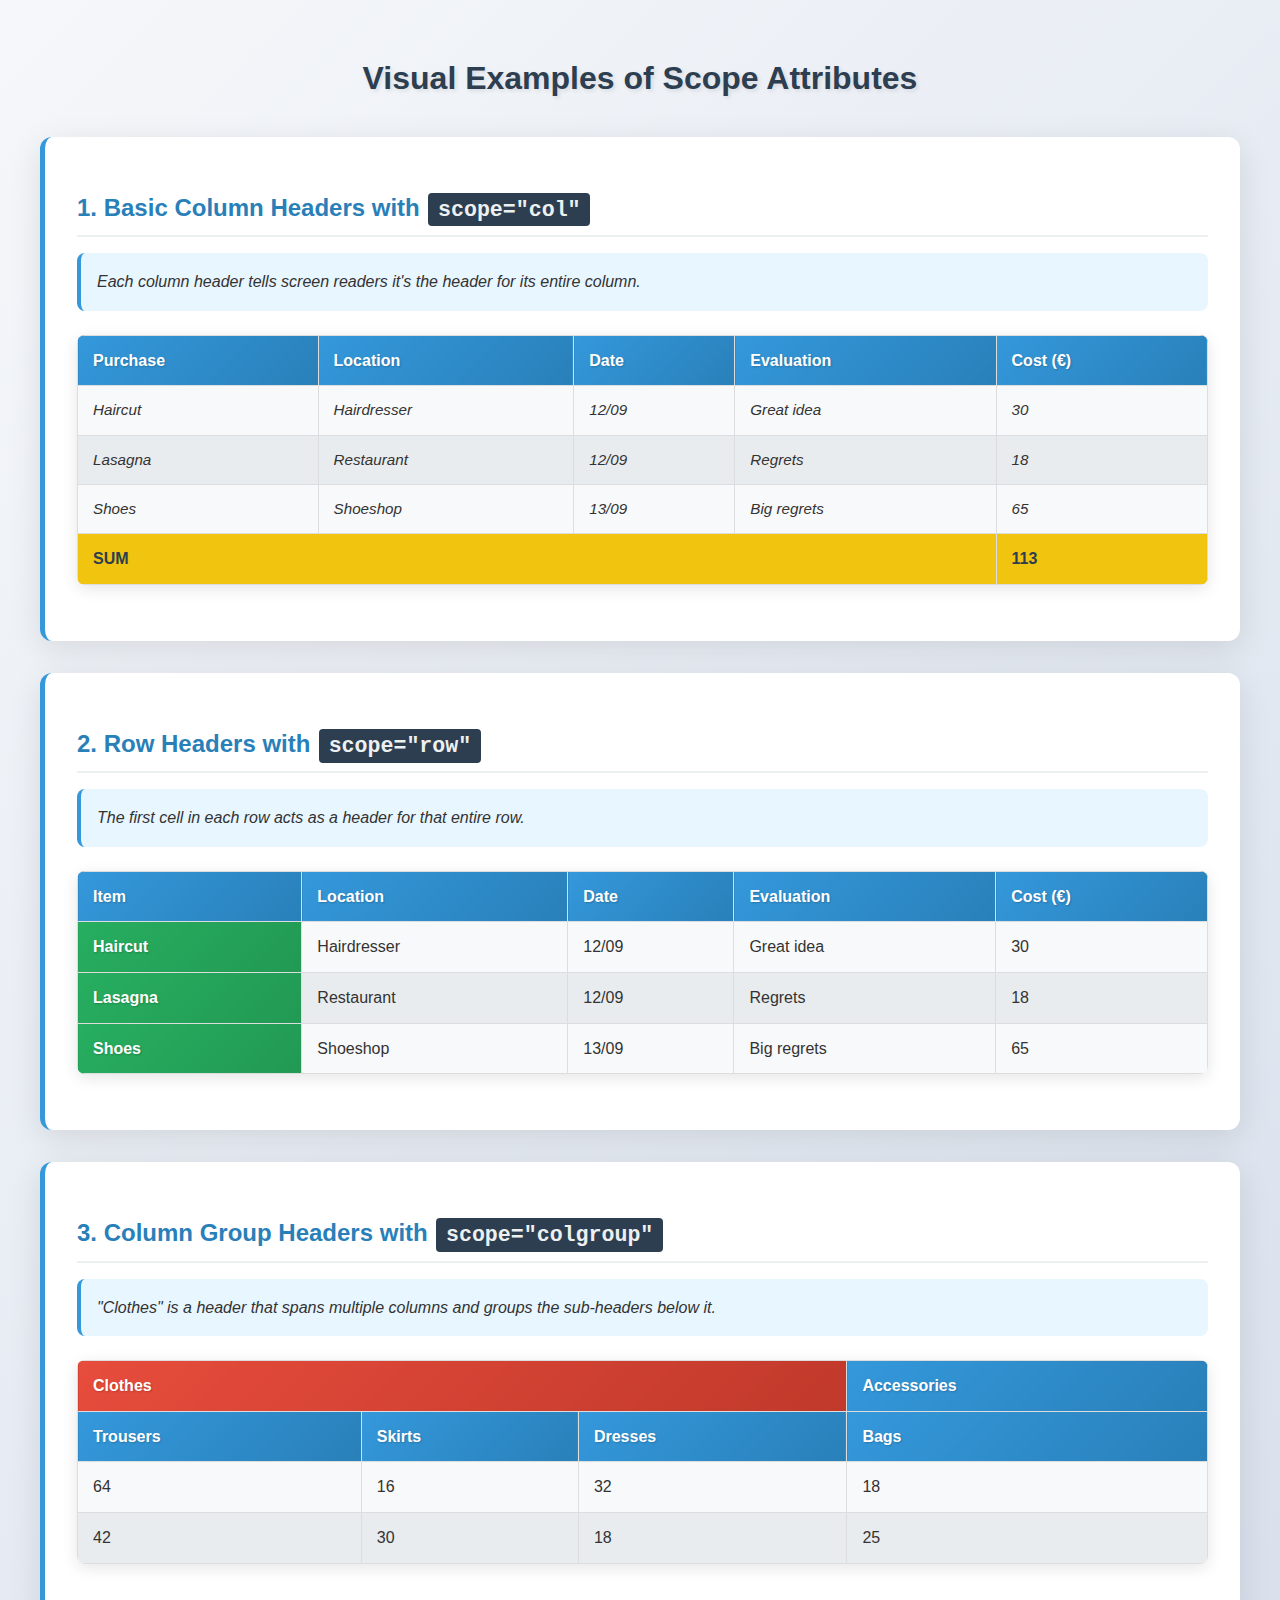
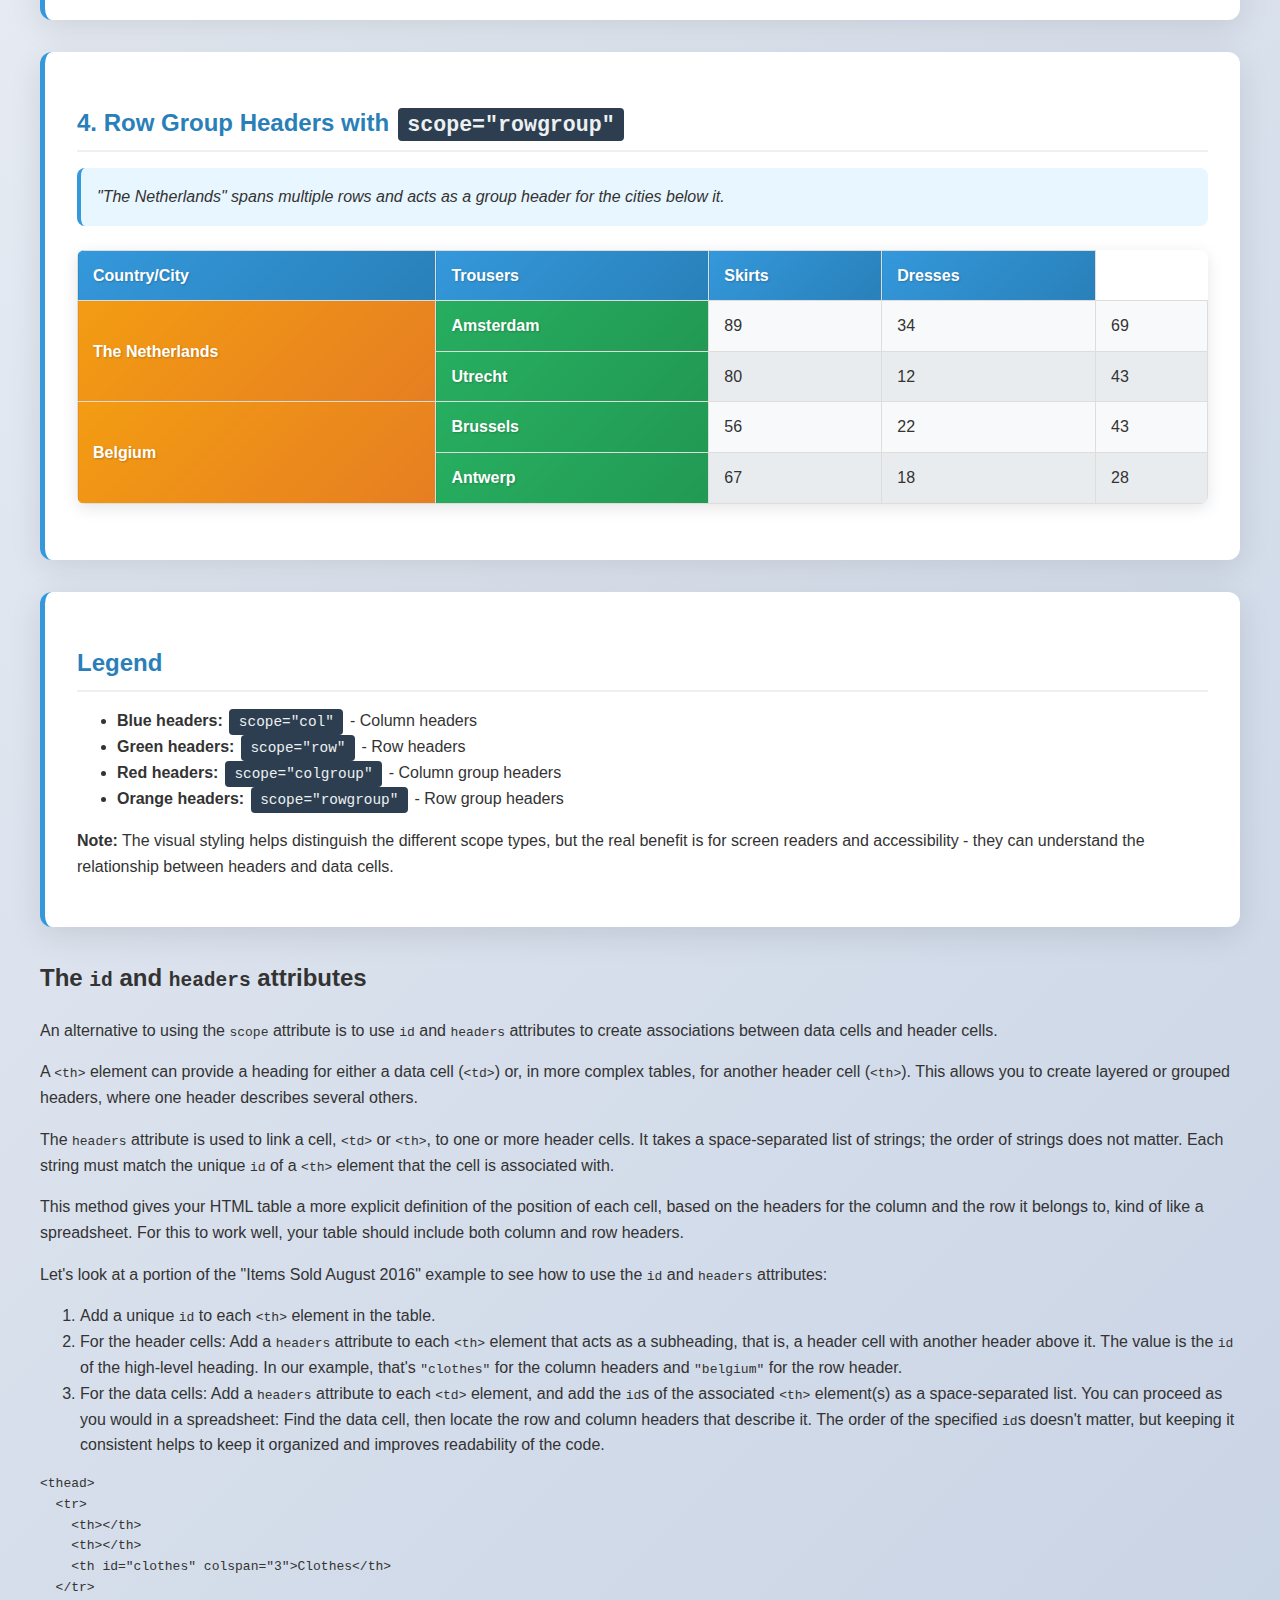
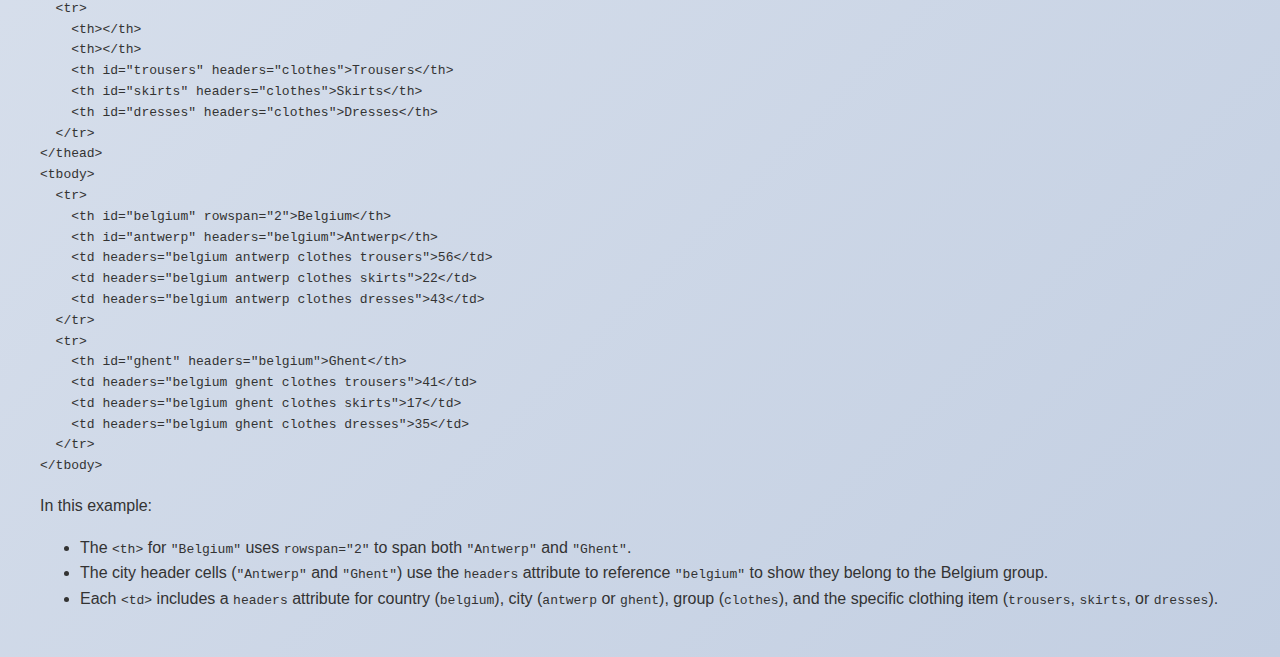
<file: table-advance/scope-example/scope.html>
<!DOCTYPE html>
<html lang="en">
<head>
    <meta charset="UTF-8">
    <meta name="viewport" content="width=device-width, initial-scale=1.0">
    <title>Scope Attribute Examples</title>
    <style>
        body {
            font-family: 'Segoe UI', Tahoma, Geneva, Verdana, sans-serif;
            line-height: 1.6;
            max-width: 1200px;
            margin: 0 auto;
            padding: 2rem;
            background: linear-gradient(135deg, #f5f7fa 0%, #c3cfe2 100%);
            color: #333;
        }

        h1 {
            text-align: center;
            color: #2c3e50;
            margin-bottom: 2rem;
            text-shadow: 2px 2px 4px rgba(0,0,0,0.1);
        }

        .example {
            background: white;
            padding: 2rem;
            margin: 2rem 0;
            border-radius: 12px;
            box-shadow: 0 8px 32px rgba(0,0,0,0.1);
            border-left: 5px solid #3498db;
        }

        .example h2 {
            color: #2980b9;
            margin-bottom: 1rem;
            border-bottom: 2px solid #ecf0f1;
            padding-bottom: 0.5rem;
        }

        table {
            width: 100%;
            border-collapse: collapse;
            margin: 1.5rem 0;
            background: white;
            border-radius: 8px;
            overflow: hidden;
            box-shadow: 0 4px 16px rgba(0,0,0,0.1);
        }

        th, td {
            padding: 12px 15px;
            text-align: left;
            border: 1px solid #ddd;
            transition: background-color 0.3s ease;
        }

        th {
            background: linear-gradient(135deg, #3498db, #2980b9);
            color: white;
            font-weight: 600;
            text-shadow: 1px 1px 2px rgba(0,0,0,0.2);
        }

        .row-header {
            background: linear-gradient(135deg, #27ae60, #229954) !important;
            color: white;
        }

        .colgroup-header {
            background: linear-gradient(135deg, #e74c3c, #c0392b) !important;
            color: white;
        }

        .rowgroup-header {
            background: linear-gradient(135deg, #f39c12, #e67e22) !important;
            color: white;
        }

        td {
            background: #f8f9fa;
        }

        tr:nth-child(even) td {
            background: #e9ecef;
        }

        tr:hover td {
            background: #fff3cd;
        }

        .code-note {
            background: #2c3e50;
            color: #ecf0f1;
            padding: 0.3rem 0.6rem;
            border-radius: 4px;
            font-family: 'Courier New', monospace;
            font-size: 0.9em;
            margin: 0 2px;
        }

        .description {
            background: #e8f6ff;
            padding: 1rem;
            border-radius: 8px;
            border-left: 4px solid #3498db;
            margin: 1rem 0;
            font-style: italic;
        }

        /* Specific styling for the tbody/tfoot example */
        .spending-example tbody {
            font-size: 95%;
            font-style: italic;
        }

        .spending-example tfoot {
            font-weight: bold;
        }

        .spending-example tfoot td {
            background: #f1c40f;
            color: #2c3e50;
        }
    </style>
</head>
<body>
    <h1>Visual Examples of Scope Attributes</h1>

    <div class="example">
        <h2>1. Basic Column Headers with <span class="code-note">scope="col"</span></h2>
        <div class="description">
            Each column header tells screen readers it's the header for its entire column.
        </div>
        <table class="spending-example">
            <thead>
                <tr>
                    <th scope="col">Purchase</th>
                    <th scope="col">Location</th>
                    <th scope="col">Date</th>
                    <th scope="col">Evaluation</th>
                    <th scope="col">Cost (€)</th>
                </tr>
            </thead>
            <tbody>
                <tr>
                    <td>Haircut</td>
                    <td>Hairdresser</td>
                    <td>12/09</td>
                    <td>Great idea</td>
                    <td>30</td>
                </tr>
                <tr>
                    <td>Lasagna</td>
                    <td>Restaurant</td>
                    <td>12/09</td>
                    <td>Regrets</td>
                    <td>18</td>
                </tr>
                <tr>
                    <td>Shoes</td>
                    <td>Shoeshop</td>
                    <td>13/09</td>
                    <td>Big regrets</td>
                    <td>65</td>
                </tr>
            </tbody>
            <tfoot>
                <tr>
                    <td colspan="4">SUM</td>
                    <td>113</td>
                </tr>
            </tfoot>
        </table>
    </div>

    <div class="example">
        <h2>2. Row Headers with <span class="code-note">scope="row"</span></h2>
        <div class="description">
            The first cell in each row acts as a header for that entire row.
        </div>
        <table>
            <thead>
                <tr>
                    <th scope="col">Item</th>
                    <th scope="col">Location</th>
                    <th scope="col">Date</th>
                    <th scope="col">Evaluation</th>
                    <th scope="col">Cost (€)</th>
                </tr>
            </thead>
            <tbody>
                <tr>
                    <th scope="row" class="row-header">Haircut</th>
                    <td>Hairdresser</td>
                    <td>12/09</td>
                    <td>Great idea</td>
                    <td>30</td>
                </tr>
                <tr>
                    <th scope="row" class="row-header">Lasagna</th>
                    <td>Restaurant</td>
                    <td>12/09</td>
                    <td>Regrets</td>
                    <td>18</td>
                </tr>
                <tr>
                    <th scope="row" class="row-header">Shoes</th>
                    <td>Shoeshop</td>
                    <td>13/09</td>
                    <td>Big regrets</td>
                    <td>65</td>
                </tr>
            </tbody>
        </table>
    </div>

    <div class="example">
        <h2>3. Column Group Headers with <span class="code-note">scope="colgroup"</span></h2>
        <div class="description">
            "Clothes" is a header that spans multiple columns and groups the sub-headers below it.
        </div>
        <table>
            <thead>
                <tr>
                    <th colspan="3" scope="colgroup" class="colgroup-header">Clothes</th>
                    <th scope="col">Accessories</th>
                </tr>
                <tr>
                    <th scope="col">Trousers</th>
                    <th scope="col">Skirts</th>
                    <th scope="col">Dresses</th>
                    <th scope="col">Bags</th>
                </tr>
            </thead>
            <tbody>
                <tr>
                    <td>64</td>
                    <td>16</td>
                    <td>32</td>
                    <td>18</td>
                </tr>
                <tr>
                    <td>42</td>
                    <td>30</td>
                    <td>18</td>
                    <td>25</td>
                </tr>
            </tbody>
        </table>
    </div>

    <div class="example">
        <h2>4. Row Group Headers with <span class="code-note">scope="rowgroup"</span></h2>
        <div class="description">
            "The Netherlands" spans multiple rows and acts as a group header for the cities below it.
        </div>
        <table>
            <thead>
                <tr>
                    <th scope="col">Country/City</th>
                    <th scope="col">Trousers</th>
                    <th scope="col">Skirts</th>
                    <th scope="col">Dresses</th>
                </tr>
            </thead>
            <tbody>
                <tr>
                    <th rowspan="2" scope="rowgroup" class="rowgroup-header">The Netherlands</th>
                    <th scope="row" class="row-header">Amsterdam</th>
                    <td>89</td>
                    <td>34</td>
                    <td>69</td>
                </tr>
                <tr>
                    <th scope="row" class="row-header">Utrecht</th>
                    <td>80</td>
                    <td>12</td>
                    <td>43</td>
                </tr>
                <tr>
                    <th rowspan="2" scope="rowgroup" class="rowgroup-header">Belgium</th>
                    <th scope="row" class="row-header">Brussels</th>
                    <td>56</td>
                    <td>22</td>
                    <td>43</td>
                </tr>
                <tr>
                    <th scope="row" class="row-header">Antwerp</th>
                    <td>67</td>
                    <td>18</td>
                    <td>28</td>
                </tr>
            </tbody>
        </table>
    </div>

    <div class="example">
        <h2>Legend</h2>
        <ul>
            <li><strong>Blue headers:</strong> <span class="code-note">scope="col"</span> - Column headers</li>
            <li><strong>Green headers:</strong> <span class="code-note">scope="row"</span> - Row headers</li>
            <li><strong>Red headers:</strong> <span class="code-note">scope="colgroup"</span> - Column group headers</li>
            <li><strong>Orange headers:</strong> <span class="code-note">scope="rowgroup"</span> - Row group headers</li>
        </ul>
        <p><strong>Note:</strong> The visual styling helps distinguish the different scope types, but the real benefit is for screen readers and accessibility - they can understand the relationship between headers and data cells.</p>
    </div>
<section class="id-headers-attributes">
    <h2>The <code>id</code> and <code>headers</code> attributes</h2>
    
    <p>An alternative to using the <code>scope</code> attribute is to use <code>id</code> and <code>headers</code> attributes to create associations between data cells and header cells.</p>
    
    <p>A <code>&lt;th&gt;</code> element can provide a heading for either a data cell (<code>&lt;td&gt;</code>) or, in more complex tables, for another header cell (<code>&lt;th&gt;</code>). This allows you to create layered or grouped headers, where one header describes several others.</p>
    
    <p>The <code>headers</code> attribute is used to link a cell, <code>&lt;td&gt;</code> or <code>&lt;th&gt;</code>, to one or more header cells. It takes a space-separated list of strings; the order of strings does not matter. Each string must match the unique <code>id</code> of a <code>&lt;th&gt;</code> element that the cell is associated with.</p>
    
    <p>This method gives your HTML table a more explicit definition of the position of each cell, based on the headers for the column and the row it belongs to, kind of like a spreadsheet. For this to work well, your table should include both column and row headers.</p>
    
    <p>Let's look at a portion of the "Items Sold August 2016" example to see how to use the <code>id</code> and <code>headers</code> attributes:</p>
    
    <ol>
        <li>Add a unique <code>id</code> to each <code>&lt;th&gt;</code> element in the table.</li>
        
        <li>For the header cells: Add a <code>headers</code> attribute to each <code>&lt;th&gt;</code> element that acts as a subheading, that is, a header cell with another header above it. The value is the <code>id</code> of the high-level heading. In our example, that's <code>"clothes"</code> for the column headers and <code>"belgium"</code> for the row header.</li>
        
        <li>For the data cells: Add a <code>headers</code> attribute to each <code>&lt;td&gt;</code> element, and add the <code>id</code>s of the associated <code>&lt;th&gt;</code> element(s) as a space-separated list. You can proceed as you would in a spreadsheet: Find the data cell, then locate the row and column headers that describe it. The order of the specified <code>id</code>s doesn't matter, but keeping it consistent helps to keep it organized and improves readability of the code.</li>
    </ol>
    
    <pre><code>&lt;thead&gt;
  &lt;tr&gt;
    &lt;th&gt;&lt;/th&gt;
    &lt;th&gt;&lt;/th&gt;
    &lt;th id="clothes" colspan="3"&gt;Clothes&lt;/th&gt;
  &lt;/tr&gt;
  &lt;tr&gt;
    &lt;th&gt;&lt;/th&gt;
    &lt;th&gt;&lt;/th&gt;
    &lt;th id="trousers" headers="clothes"&gt;Trousers&lt;/th&gt;
    &lt;th id="skirts" headers="clothes"&gt;Skirts&lt;/th&gt;
    &lt;th id="dresses" headers="clothes"&gt;Dresses&lt;/th&gt;
  &lt;/tr&gt;
&lt;/thead&gt;
&lt;tbody&gt;
  &lt;tr&gt;
    &lt;th id="belgium" rowspan="2"&gt;Belgium&lt;/th&gt;
    &lt;th id="antwerp" headers="belgium"&gt;Antwerp&lt;/th&gt;
    &lt;td headers="belgium antwerp clothes trousers"&gt;56&lt;/td&gt;
    &lt;td headers="belgium antwerp clothes skirts"&gt;22&lt;/td&gt;
    &lt;td headers="belgium antwerp clothes dresses"&gt;43&lt;/td&gt;
  &lt;/tr&gt;
  &lt;tr&gt;
    &lt;th id="ghent" headers="belgium"&gt;Ghent&lt;/th&gt;
    &lt;td headers="belgium ghent clothes trousers"&gt;41&lt;/td&gt;
    &lt;td headers="belgium ghent clothes skirts"&gt;17&lt;/td&gt;
    &lt;td headers="belgium ghent clothes dresses"&gt;35&lt;/td&gt;
  &lt;/tr&gt;
&lt;/tbody&gt;</code></pre>
    
    <p>In this example:</p>
    <ul>
        <li>The <code>&lt;th&gt;</code> for <code>"Belgium"</code> uses <code>rowspan="2"</code> to span both <code>"Antwerp"</code> and <code>"Ghent"</code>.</li>
        
        <li>The city header cells (<code>"Antwerp"</code> and <code>"Ghent"</code>) use the <code>headers</code> attribute to reference <code>"belgium"</code> to show they belong to the Belgium group.</li>
        
        <li>Each <code>&lt;td&gt;</code> includes a <code>headers</code> attribute for country (<code>belgium</code>), city (<code>antwerp</code> or <code>ghent</code>), group (<code>clothes</code>), and the specific clothing item (<code>trousers</code>, <code>skirts</code>, or <code>dresses</code>).</li>
    </ul>
</section>
</body>
</html>
</file>
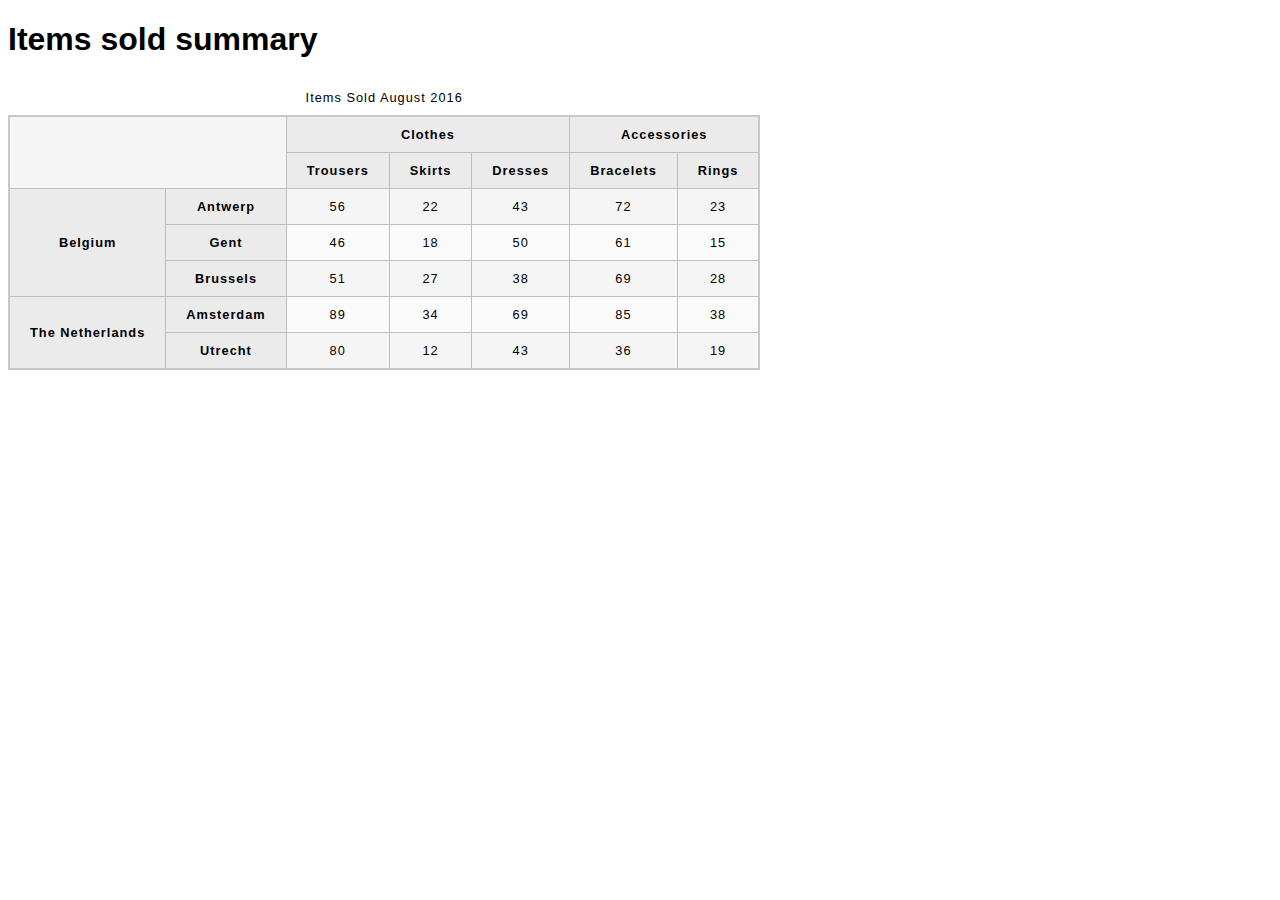
<file: table-advance/scope-header-example/item-sold.html>
<!DOCTYPE html>
<html lang="en-US">
  <head>
    <meta charset="utf-8">
    <meta name="viewport" content="width=device-width">
    <title>Items sold summary</title>
    <link href="minimal-table.css" rel="stylesheet" type="text/css">
  </head>

<body>
    <h1>Items sold summary</h1>

    <table>
      <caption>Items Sold August 2016</caption>
      <thead>
        <tr>
          <td colspan="2" rowspan="2"></td>
          <th colspan="3" scope="colgroup">Clothes</th>
          <th colspan="2" scope="colgroup">Accessories</th>
        </tr>
        <tr>
          <th scope="col">Trousers</th>
          <th scope="col">Skirts</th>
          <th scope="col">Dresses</th>
          <th scope="col">Bracelets</th>
          <th scope="col">Rings</th>
        </tr>
      </thead>
      <tbody>
        <tr>
          <th rowspan="3" scope="rowgroup">Belgium</th>
          <th scope="row">Antwerp</th>
          <td>56</td>
          <td>22</td>
          <td>43</td>
          <td>72</td>
          <td>23</td>
        </tr>
        <tr>
          <th scope="row">Gent</th>
          <td>46</td>
          <td>18</td>
          <td>50</td>
          <td>61</td>
          <td>15</td>
        </tr>
        <tr>
          <th scope="row">Brussels</th>
          <td>51</td>
          <td>27</td>
          <td>38</td>
          <td>69</td>
          <td>28</td>
        </tr>
        <tr>
          <th rowspan="2" scope="rowgroup">The Netherlands</th>
          <th scope="row">Amsterdam</th>
          <td>89</td>
          <td>34</td>
          <td>69</td>
          <td>85</td>
          <td>38</td>
        </tr>
        <tr>
          <th scope="row">Utrecht</th>
          <td>80</td>
          <td>12</td>
          <td>43</td>
          <td>36</td>
          <td>19</td>
        </tr>
      </tbody>
    </table>

</body>

</html>
</file>
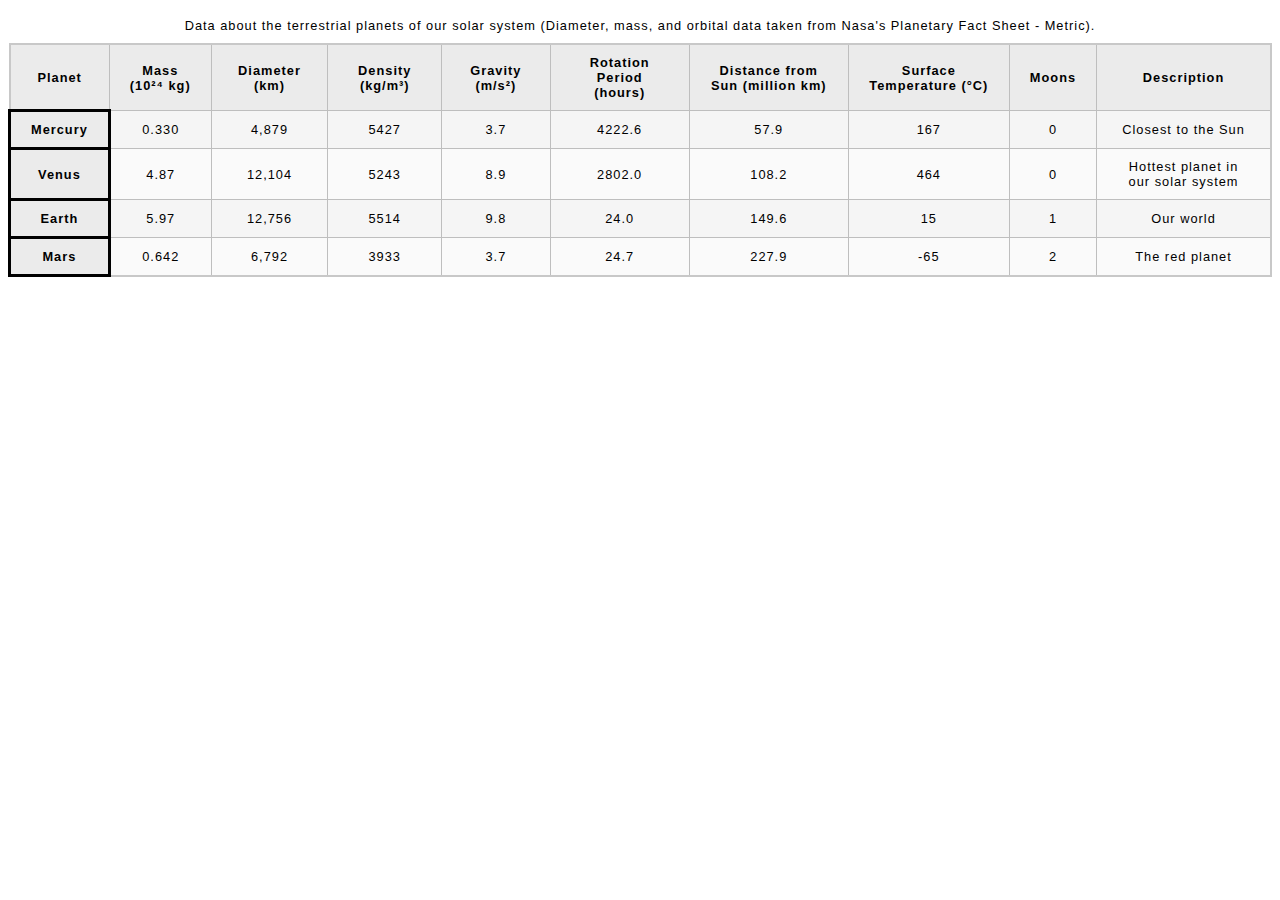
<file: table-advance/structuring-planet/planet.html>
<!DOCTYPE html>
<html lang="en-US">

<head>
  <meta charset="utf-8">
  <meta name="viewport" content="width=device-width">
  <title>Table template</title>
  <link href="minimal-table.css" rel="stylesheet" type="text/css">
</head>

<body>

  <!DOCTYPE html>
  <html lang="en">

  <head>
    <meta charset="UTF-8">
    <meta name="viewport" content="width=device-width, initial-scale=1.0">
    <title>Terrestrial Planets</title>
  </head>

  <body>
    <!-- Outer container -->
    <div class="table-container">

      <table>
        <!-- Table caption -->
        <caption>Data about the terrestrial planets of our solar system (Diameter, mass, and orbital data taken from
          Nasa's Planetary Fact Sheet - Metric).</caption>

        <!-- Table header -->
        <thead>
          <tr>
            <th scope="col">Planet</th>
            <th scope="col">Mass (10²⁴ kg)</th>
            <th scope="col">Diameter (km)</th>
            <th scope="col">Density (kg/m³)</th>
            <th scope="col">Gravity (m/s²)</th>
            <th scope="col">Rotation Period (hours)</th>
            <th scope="col">Distance from Sun (million km)</th>
            <th scope="col">Surface Temperature (°C)</th>
            <th scope="col">Moons</th>
            <th scope="col">Description</th>
          </tr>
        </thead>

        <!-- Table body -->
        <tbody>
          <tr>
            <th scope="row">Mercury</th>
            <td>0.330</td>
            <td>4,879</td>
            <td>5427</td>
            <td>3.7</td>
            <td>4222.6</td>
            <td>57.9</td>
            <td>167</td>
            <td>0</td>
            <td>Closest to the Sun</td>
          </tr>
          <tr>
            <th scope="row">Venus</th>
            <td>4.87</td>
            <td>12,104</td>
            <td>5243</td>
            <td>8.9</td>
            <td>2802.0</td>
            <td>108.2</td>
            <td>464</td>
            <td>0</td>
            <td>Hottest planet in our solar system</td>
          </tr>
          <tr>
            <th scope="row">Earth</th>
            <td>5.97</td>
            <td>12,756</td>
            <td>5514</td>
            <td>9.8</td>
            <td>24.0</td>
            <td>149.6</td>
            <td>15</td>
            <td>1</td>
            <td>Our world</td>
          </tr>
          <tr>
            <th scope="row">Mars</th>
            <td>0.642</td>
            <td>6,792</td>
            <td>3933</td>
            <td>3.7</td>
            <td>24.7</td>
            <td>227.9</td>
            <td>-65</td>
            <td>2</td>
            <td>The red planet</td>
          </tr>
        </tbody>
      </table>

    </div>

  </body>

  </html>
</file>
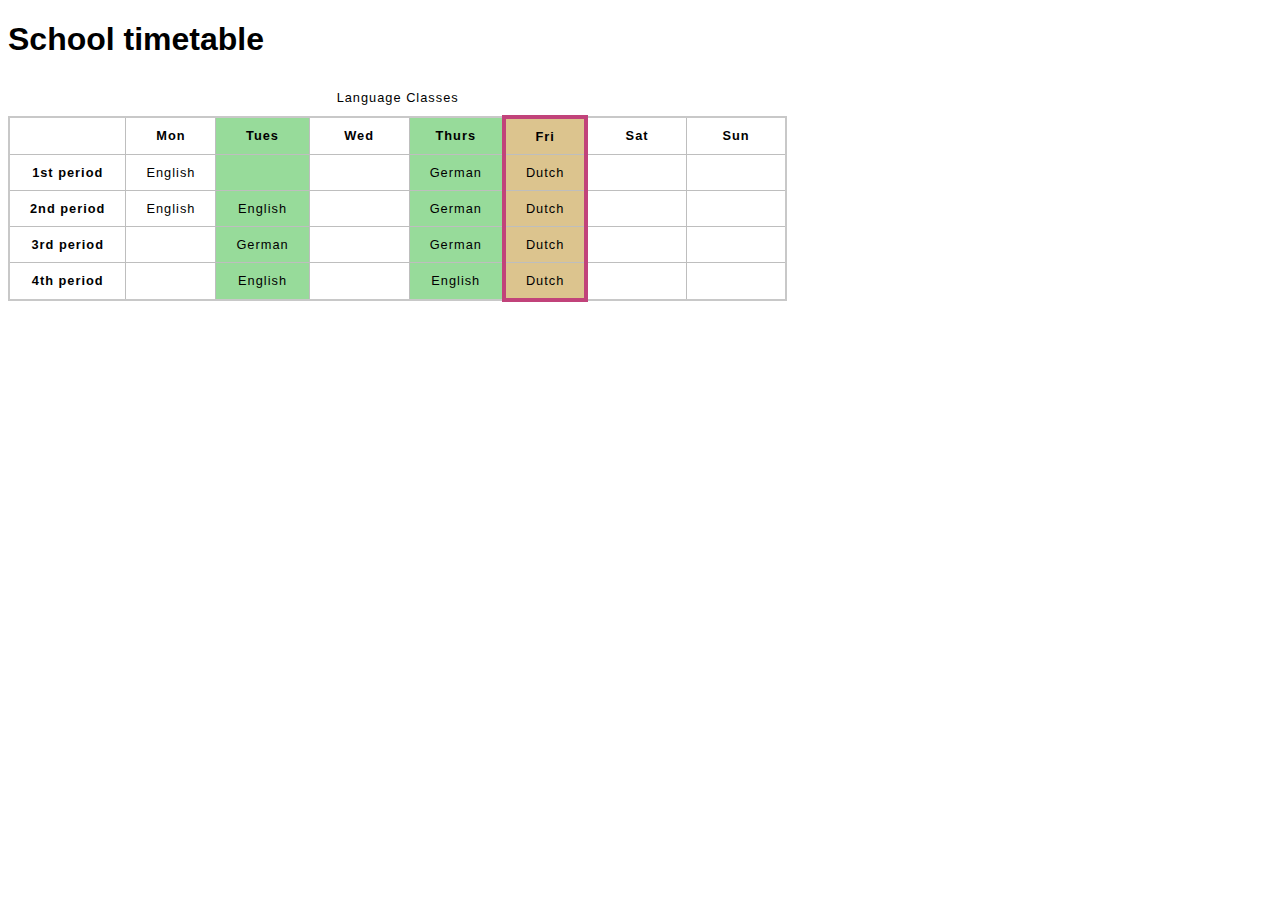
<file: table-advance/time-table-example/timetable-fixed.html>
<!DOCTYPE html>
<html lang="en-US">
  <head>
    <meta charset="utf-8">
    <meta name="viewport" content="width=device-width">
    <title>School timetable</title>
    <style>
    html {
      font-family: sans-serif;
    }

    table {
      border-collapse: collapse;
      border: 2px solid rgb(200,200,200);
      letter-spacing: 1px;
      font-size: 0.8rem;
    }

    td, th {
      border: 1px solid rgb(190,190,190);
      padding: 10px 20px;
    }

    td {
      text-align: center;
    }

    caption {
      padding: 10px;
    }
    </style>
  </head>
  <body>
    <h1>School timetable</h1>

    <table>
        <caption>Language Classes</caption>
      <colgroup>
        <col span="2">
        <col style="background-color:#97DB9A;">
        <col style="width:100px;">
        <col style="background-color:#97DB9A;">
        <col style="background-color:#DCC48E; border:4px solid #C1437A;">
        <col span="2" style="width:100px;">
      </colgroup>
      <tr>
        <td>&nbsp;</td>
        <th>Mon</th>
        <th>Tues</th>
        <th>Wed</th>
        <th>Thurs</th>
        <th>Fri</th>
        <th>Sat</th>
        <th>Sun</th>
      </tr>
      <tr>
        <th>1st period</th>
        <td>English</td>
        <td>&nbsp;</td>
        <td>&nbsp;</td>
        <td>German</td>
        <td>Dutch</td>
        <td>&nbsp;</td>
        <td>&nbsp;</td>
      </tr>
      <tr>
        <th>2nd period</th>
        <td>English</td>
        <td>English</td>
        <td>&nbsp;</td>
        <td>German</td>
        <td>Dutch</td>
        <td>&nbsp;</td>
        <td>&nbsp;</td>
      </tr>
      <tr>
        <th>3rd period</th>
        <td>&nbsp;</td>
        <td>German</td>
        <td>&nbsp;</td>
        <td>German</td>
        <td>Dutch</td>
        <td>&nbsp;</td>
        <td>&nbsp;</td>
      </tr>
      <tr>
        <th>4th period</th>
        <td>&nbsp;</td>
        <td>English</td>
        <td>&nbsp;</td>
        <td>English</td>
        <td>Dutch</td>
        <td>&nbsp;</td>
        <td>&nbsp;</td>
      </tr>
    </table>

  </body>
</html>
</file>
<file: table-advance/adding-structure-example/minimal-table.css>
html {
  font-family: sans-serif;
}

table {
  border-collapse: collapse;
  border: 2px solid rgb(200,200,200);
  letter-spacing: 1px;
  font-size: 0.8rem;
}

td, th {
  border: 1px solid rgb(190,190,190);
  padding: 10px 20px;
}

th {
  background-color: rgb(235,235,235);
}

td {
  text-align: center;
}

tr:nth-child(even) td {
  background-color: rgb(250,250,250);
}

tr:nth-child(odd) td {
  background-color: rgb(245,245,245);
}

caption {
  padding: 10px;
}
</file>
<file: table-advance/scope-header-example/minimal-table.css>
html {
  font-family: sans-serif;
}

table {
  border-collapse: collapse;
  border: 2px solid rgb(200,200,200);
  letter-spacing: 1px;
  font-size: 0.8rem;
}

td, th {
  border: 1px solid rgb(190,190,190);
  padding: 10px 20px;
}

th {
  background-color: rgb(235,235,235);
}

td {
  text-align: center;
}

tr:nth-child(even) td {
  background-color: rgb(250,250,250);
}

tr:nth-child(odd) td {
  background-color: rgb(245,245,245);
}

caption {
  padding: 10px;
}
</file>
<file: table-advance/structuring-planet/minimal-table.css>
html {
  font-family: sans-serif;
}

table {
  border-collapse: collapse;
  border: 2px solid rgb(200,200,200);
  letter-spacing: 1px;
  font-size: 0.8rem;
}

td, th {
  border: 1px solid rgb(190,190,190);
  padding: 10px 20px;
}

th {
  background-color: rgb(235,235,235);
}

td {
  text-align: center;
}

tr:nth-child(even) td {
  background-color: rgb(250,250,250);
}

tr:nth-child(odd) td {
  background-color: rgb(245,245,245);
}

caption {
  padding: 10px;
}

tbody th[scope="row"]{
  border: 3px solid black;
}
</file>
<file: table-advance/style.css>
/* Reset and base styles */
* {
    margin: 0;
    padding: 0;
    box-sizing: border-box;
}

body {
    font-family: 'Inter', 'Segoe UI', Tahoma, Geneva, Verdana, sans-serif;
    line-height: 1.7;
    color: #2c3e50;
    background: linear-gradient(135deg, #f5f7fa 0%, #c3cfe2 100%);
    min-height: 100vh;
    padding: 2rem;
}

/* Section styling */
section {
    background: rgba(255, 255, 255, 0.95);
    margin: 2rem auto;
    padding: 2.5rem;
    border-radius: 12px;
    box-shadow: 0 8px 32px rgba(0, 0, 0, 0.1);
    max-width: 900px;
    backdrop-filter: blur(10px);
    border: 1px solid rgba(255, 255, 255, 0.3);
    position: relative;
    overflow: hidden;
}

/* Section decorative elements */
section::before {
    content: '';
    position: absolute;
    top: 0;
    left: 0;
    width: 100%;
    height: 4px;
    background: linear-gradient(90deg, #3498db, #9b59b6, #e74c3c, #f39c12);
}

/* Intro section */
.intro {
    background: linear-gradient(135deg, #667eea 0%, #764ba2 100%);
    color: white;
    text-align: center;
    margin-top: 0;
}

.intro h1 {
    font-size: 3rem;
    font-weight: 700;
    text-shadow: 2px 2px 4px rgba(0, 0, 0, 0.3);
    margin: 0;
}

/* Learning outcome section */
.learning-outcome {
    background: linear-gradient(135deg, #a8edea 0%, #fed6e3 100%);
    border-left: 5px solid #2ecc71;
}

.learning-outcome h1 {
    color: #27ae60;
    font-size: 2rem;
    margin-bottom: 1.5rem;
    display: flex;
    align-items: center;
    gap: 0.5rem;
}

.learning-outcome h1::before {
    content: '🎯';
    font-size: 1.5rem;
}

/* Caption section */
.caption {
    background: linear-gradient(135deg, #ffecd2 0%, #fcb69f 100%);
    border-left: 5px solid #e67e22;
}

.caption h1 {
    color: #d35400;
    font-size: 2rem;
    margin-bottom: 1.5rem;
}

/* Activity section */
.al-adding-caption {
    background: linear-gradient(135deg, #a8e6cf 0%, #dcedc8 100%);
    border-left: 5px solid #27ae60;
}

.al-adding-caption h2 {
    color: #27ae60;
    font-size: 1.8rem;
    margin-bottom: 1.5rem;
    display: flex;
    align-items: center;
    gap: 0.5rem;
}

.al-adding-caption h2::before {
    content: '💻';
    font-size: 1.3rem;
}

/* Typography */
h1, h2 {
    margin-bottom: 1rem;
    font-weight: 600;
}

p {
    margin-bottom: 1.5rem;
    font-size: 1.1rem;
    text-align: justify;
}

/* Code styling */
code {
    background: #2c3e50;
    color: #ecf0f1;
    padding: 0.3rem 0.6rem;
    border-radius: 6px;
    font-family: 'Fira Code', 'Consolas', 'Monaco', monospace;
    font-size: 0.95em;
    font-weight: 500;
    position: relative;
    display: inline-block;
    margin: 0 2px;
    box-shadow: 0 2px 4px rgba(0, 0, 0, 0.1);
}

code::before {
    content: '';
    position: absolute;
    top: 0;
    left: 0;
    width: 100%;
    height: 2px;
    background: linear-gradient(90deg, #3498db, #e74c3c);
    border-radius: 6px 6px 0 0;
}

/* List styling */
ul, ol {
    margin-left: 2rem;
    margin-bottom: 1.5rem;
}

li {
    margin-bottom: 0.8rem;
    position: relative;
    padding-left: 0.5rem;
}

/* Custom bullet points for ul */
ul li::marker {
    content: '▶ ';
    color: #3498db;
    font-weight: bold;
}

/* Custom numbers for ol */
ol {
    list-style: none;
    counter-reset: step-counter;
}

ol li {
    counter-increment: step-counter;
    padding-left: 3rem;
    position: relative;
}

ol li::before {
    content: counter(step-counter);
    position: absolute;
    left: 0;
    top: 0;
    background: #3498db;
    color: white;
    width: 2rem;
    height: 2rem;
    border-radius: 50%;
    display: flex;
    align-items: center;
    justify-content: center;
    font-weight: bold;
    font-size: 0.9rem;
    box-shadow: 0 2px 8px rgba(52, 152, 219, 0.3);
}

/* Link styling */
a {
    color: #3498db;
    text-decoration: none;
    font-weight: 600;
    position: relative;
    transition: all 0.3s ease;
    padding: 0.2rem 0.4rem;
    border-radius: 4px;
}

a::after {
    content: '';
    position: absolute;
    bottom: 0;
    left: 50%;
    width: 0;
    height: 2px;
    background: linear-gradient(90deg, #3498db, #e74c3c);
    transition: all 0.3s ease;
    transform: translateX(-50%);
}

a:hover {
    background: rgba(52, 152, 219, 0.1);
    transform: translateY(-1px);
}

a:hover::after {
    width: 100%;
}

/* External link icon */
a[target="_blank"]::before {
    content: '🔗 ';
    font-size: 0.8em;
    opacity: 0.7;
}

/* Table styling for the caption example */
table {
    width: 100%;
    border-collapse: collapse;
    margin: 1.5rem 0;
    background: white;
    border-radius: 8px;
    overflow: hidden;
    box-shadow: 0 4px 16px rgba(0, 0, 0, 0.1);
}

caption {
    background: #34495e;
    color: white;
    padding: 1rem;
    font-weight: 600;
    font-size: 1.1rem;
    text-align: center;
    border-radius: 8px 8px 0 0;
}

/* Strong text styling */
strong {
    color: #e74c3c;
    font-weight: 700;
    background: rgba(231, 76, 60, 0.1);
    padding: 0.2rem 0.4rem;
    border-radius: 4px;
    border-left: 3px solid #e74c3c;
}

/* Responsive design */
@media (max-width: 768px) {
    body {
        padding: 1rem;
    }
    
    section {
        padding: 1.5rem;
        margin: 1rem auto;
    }
    
    .intro h1 {
        font-size: 2.2rem;
    }
    
    h1 {
        font-size: 1.6rem;
    }
    
    h2 {
        font-size: 1.4rem;
    }
    
    ul, ol {
        margin-left: 1.5rem;
    }
    
    ol li {
        padding-left: 2.5rem;
    }
    
    ol li::before {
        width: 1.5rem;
        height: 1.5rem;
        font-size: 0.8rem;
    }
}

@media (max-width: 480px) {
    .intro h1 {
        font-size: 1.8rem;
    }
    
    h1 {
        font-size: 1.4rem;
    }
    
    h2 {
        font-size: 1.2rem;
    }
    
    p {
        font-size: 1rem;
    }
    
    code {
        font-size: 0.85em;
        padding: 0.2rem 0.4rem;
    }
}

/* Smooth scrolling */
html {
    scroll-behavior: smooth;
}

/* Selection styling */
::selection {
    background: rgba(52, 152, 219, 0.2);
    color: #2c3e50;
}
</file>
